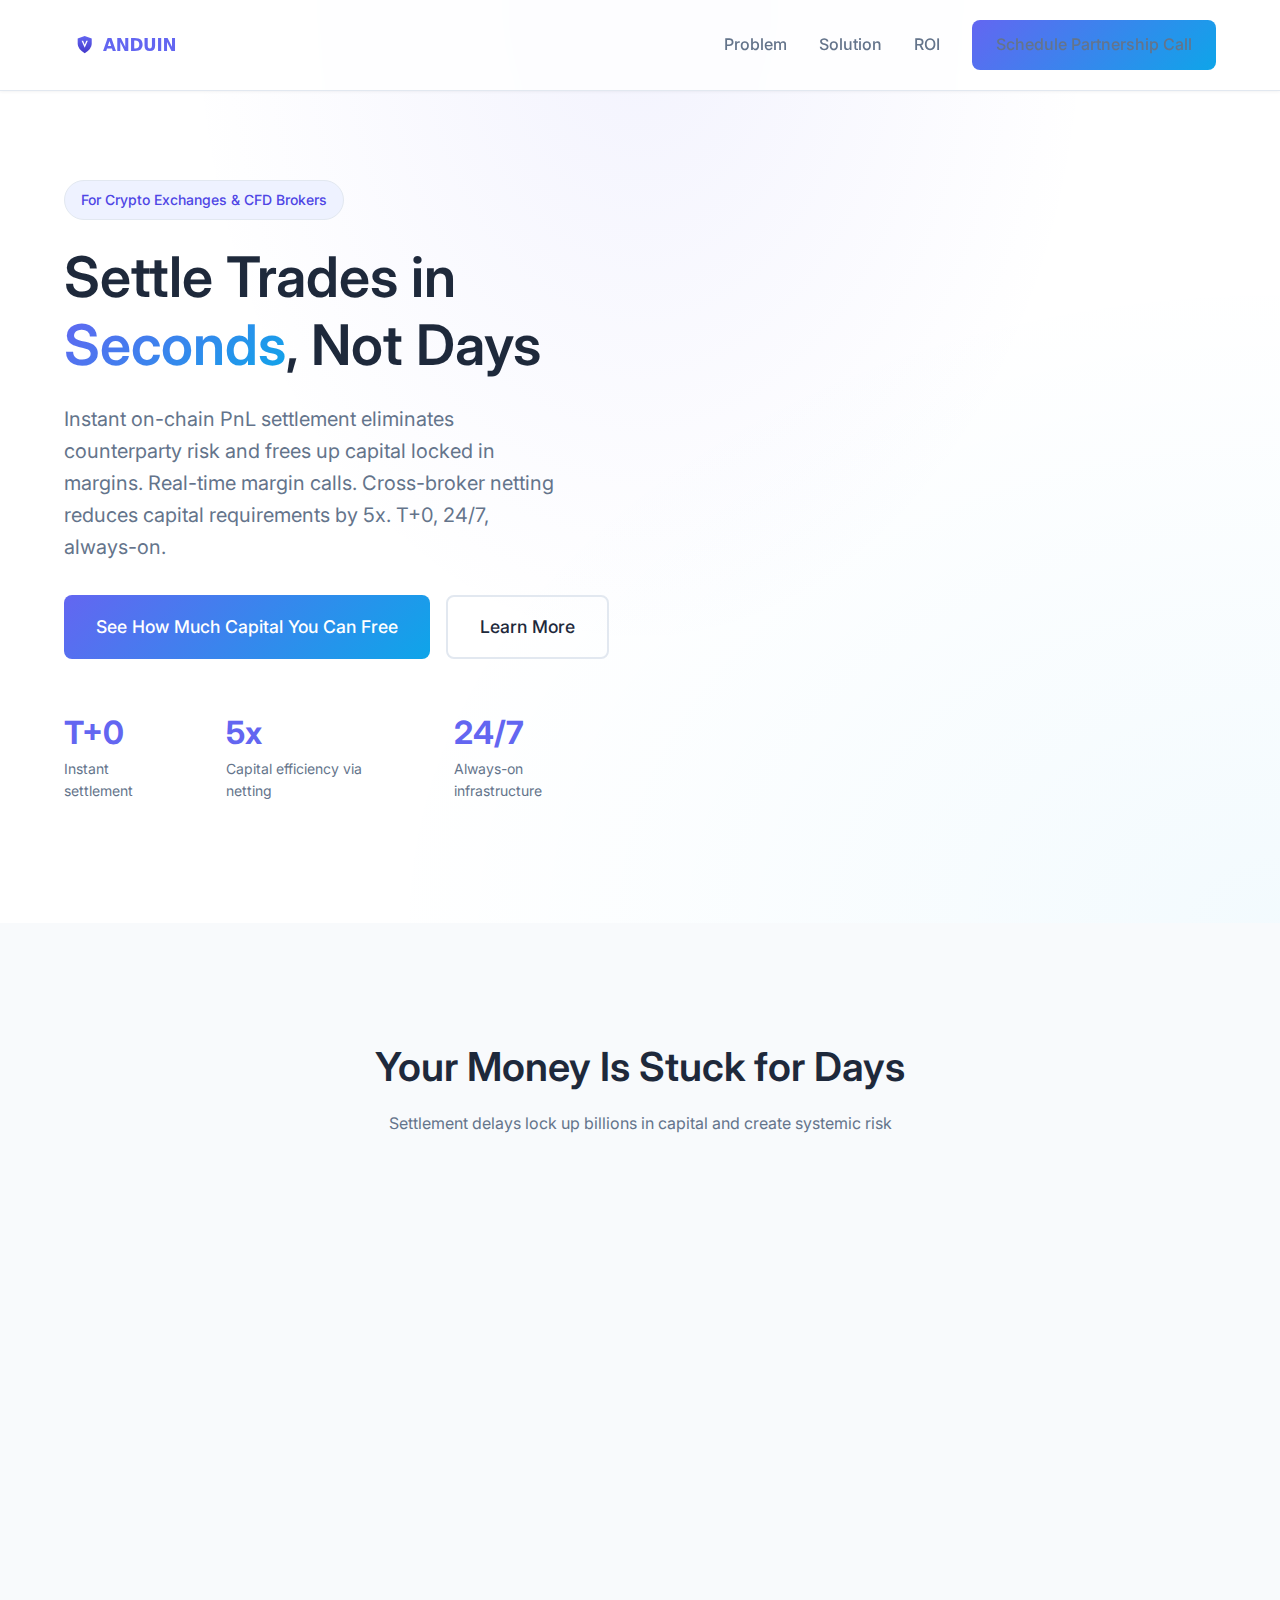
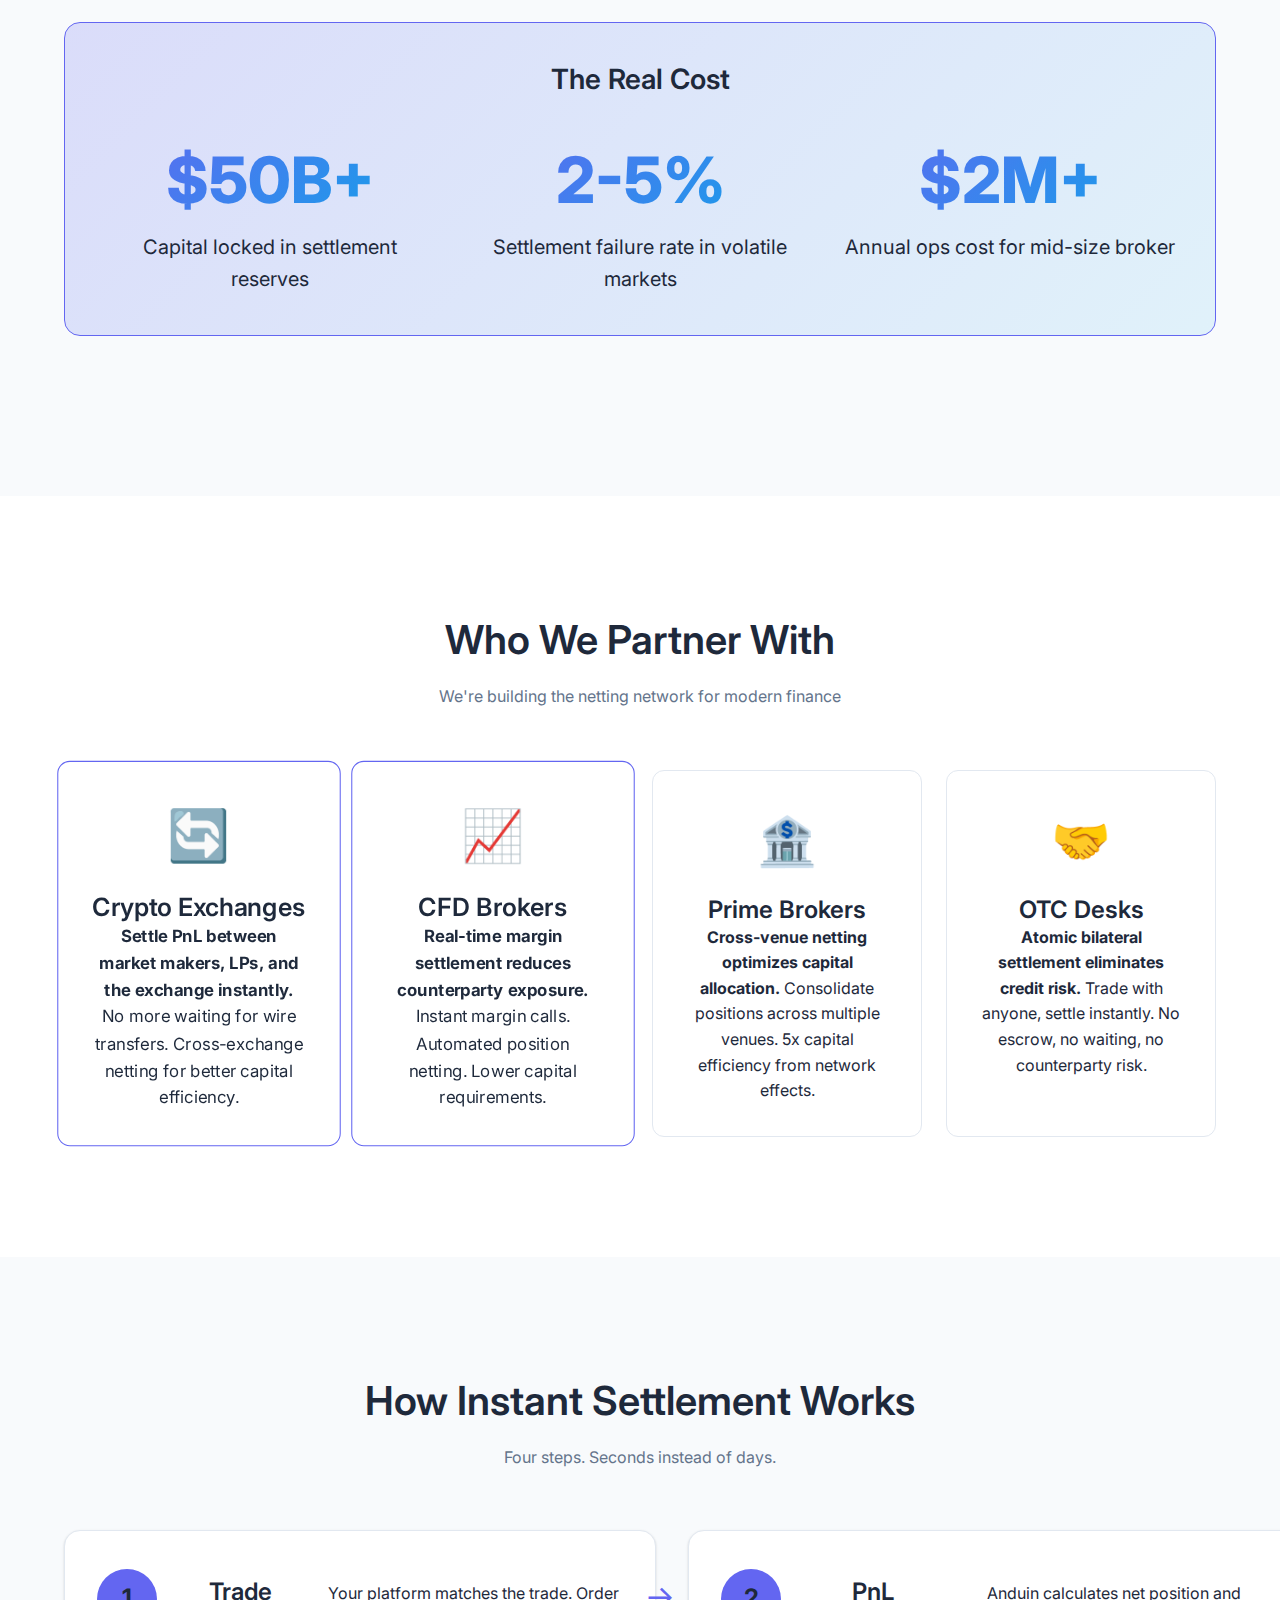
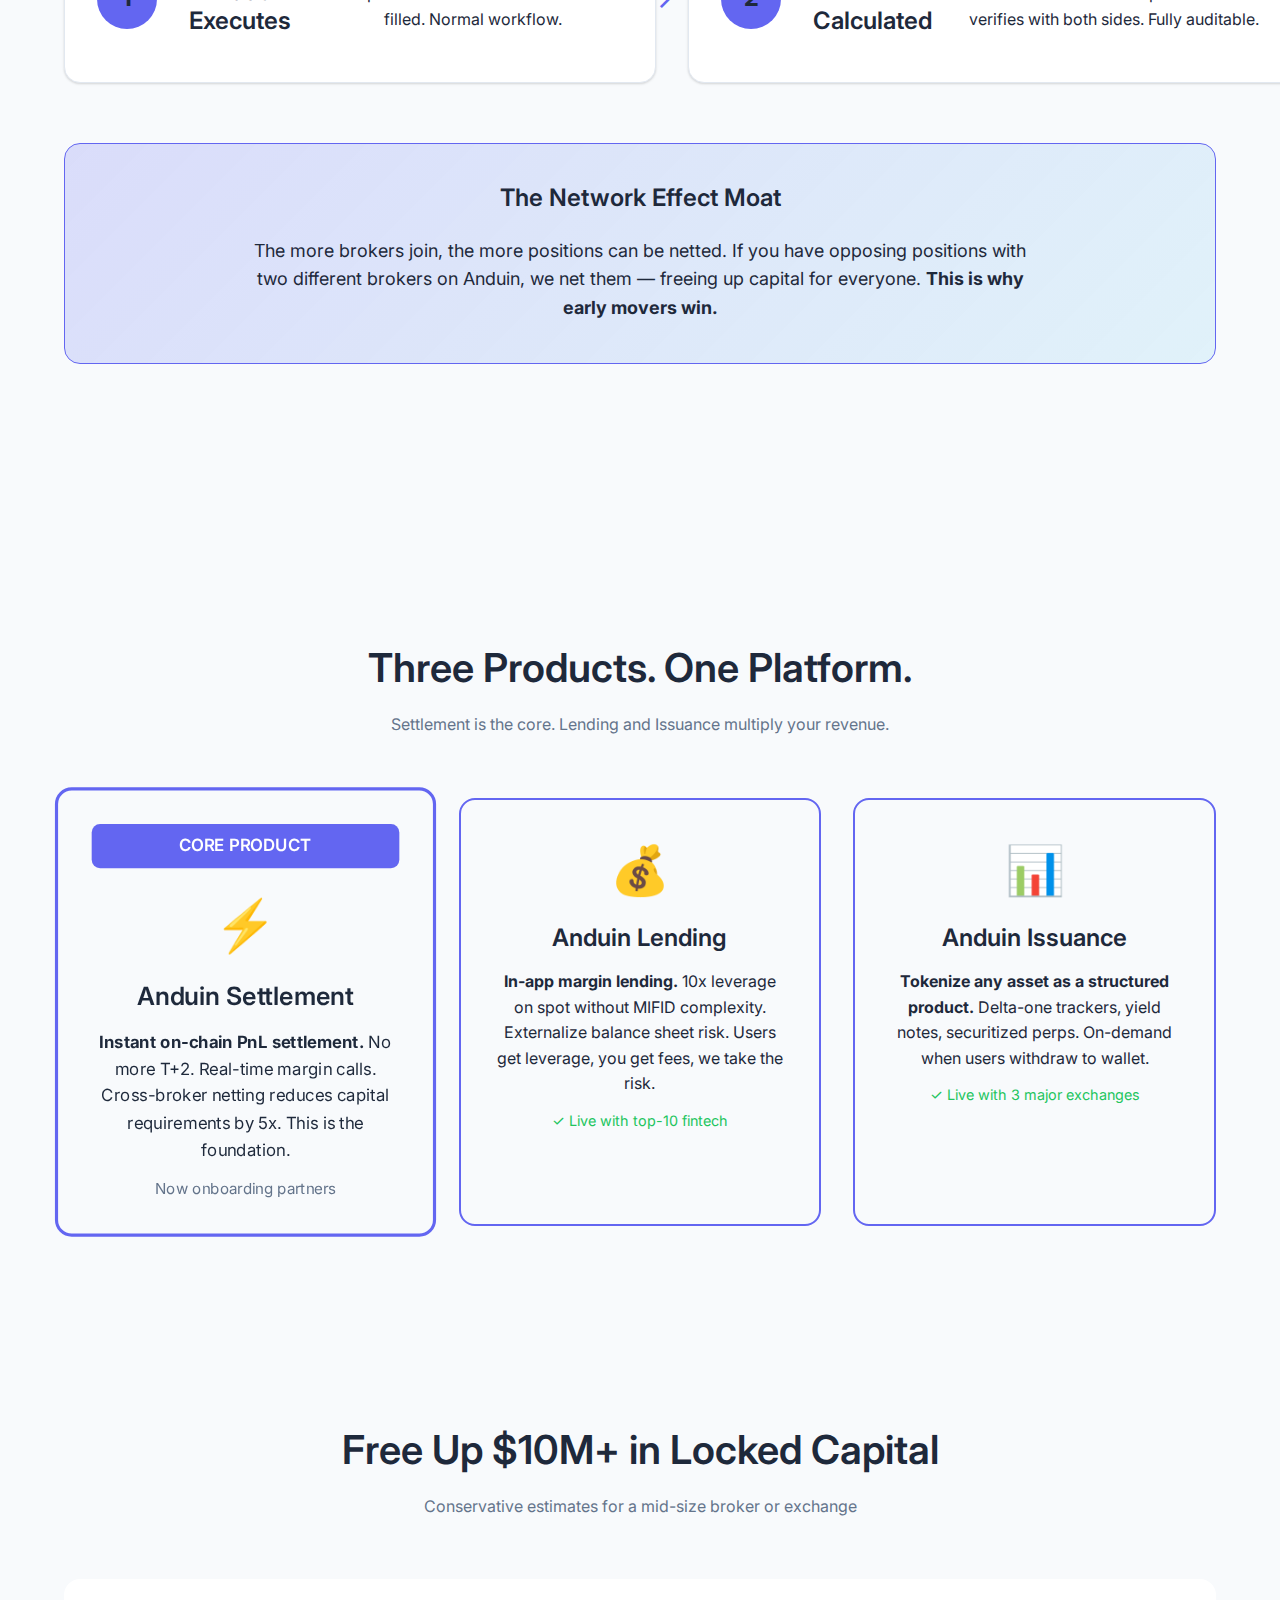
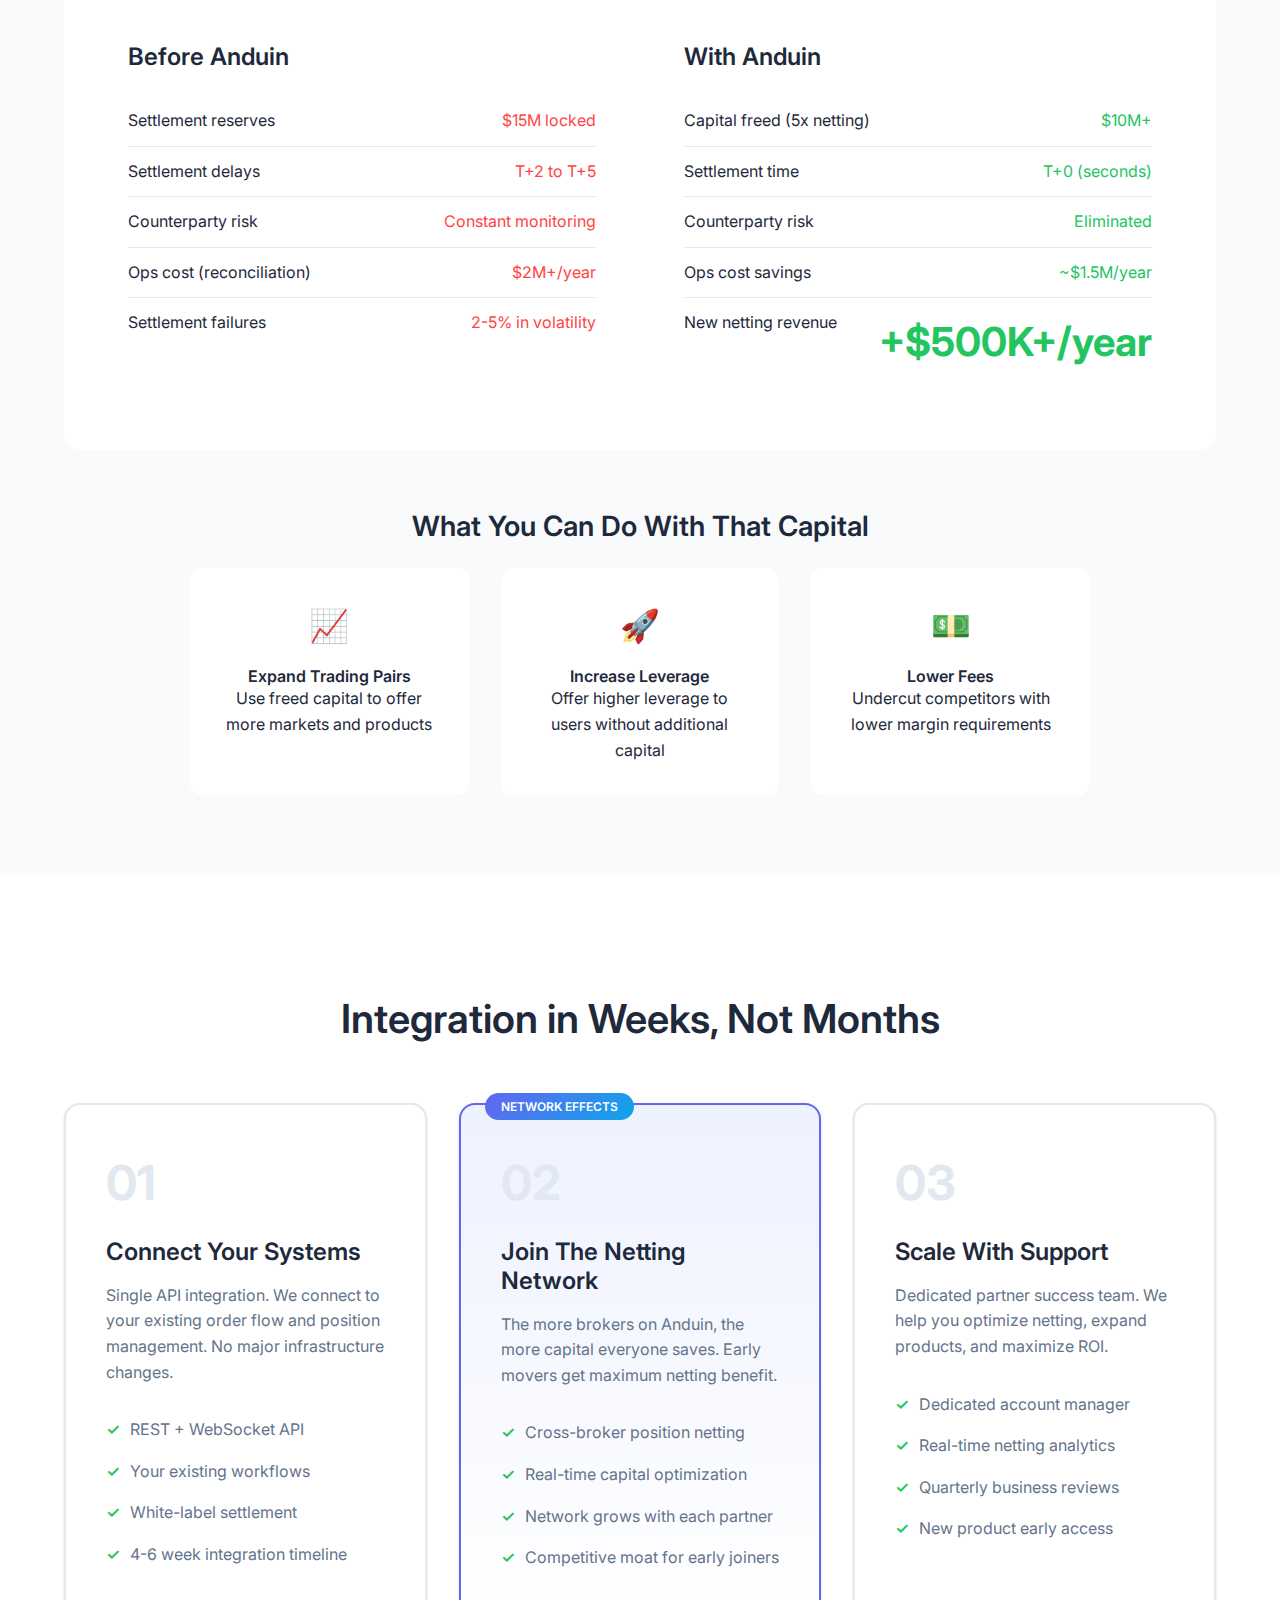
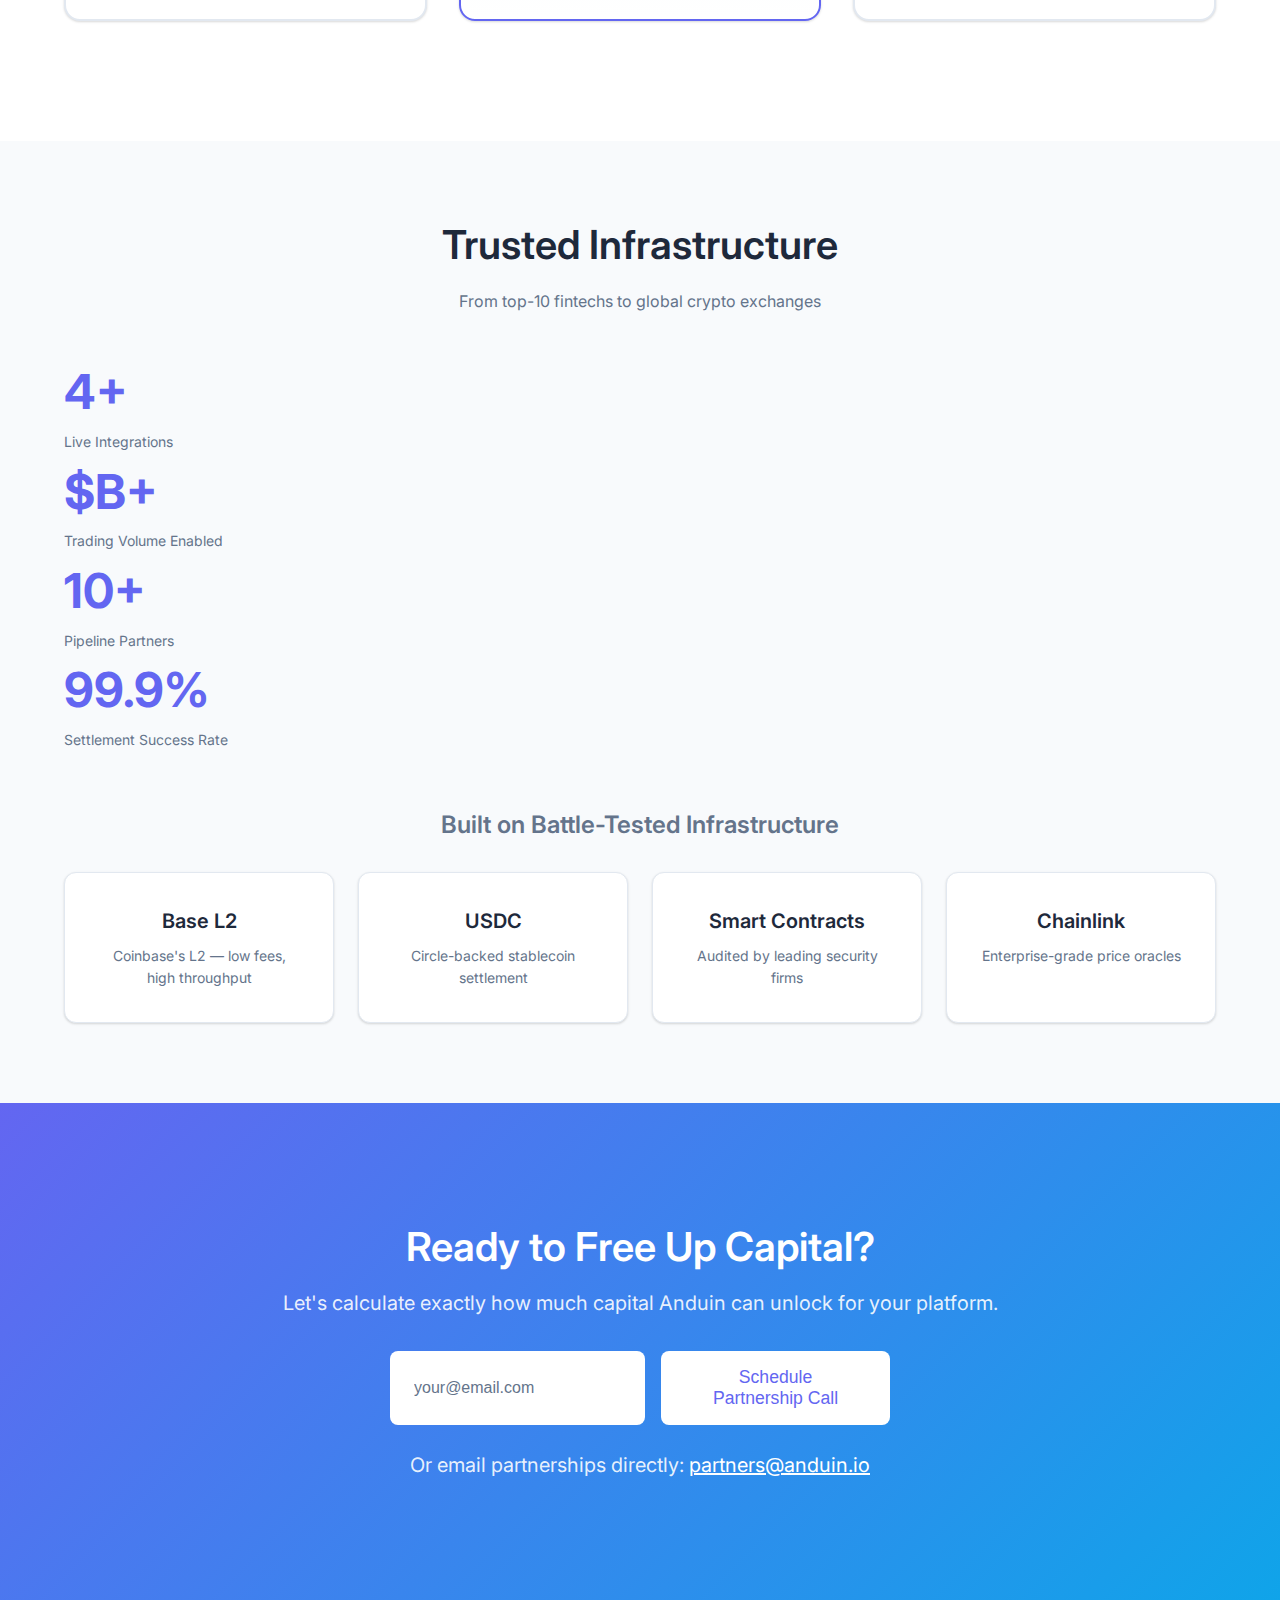
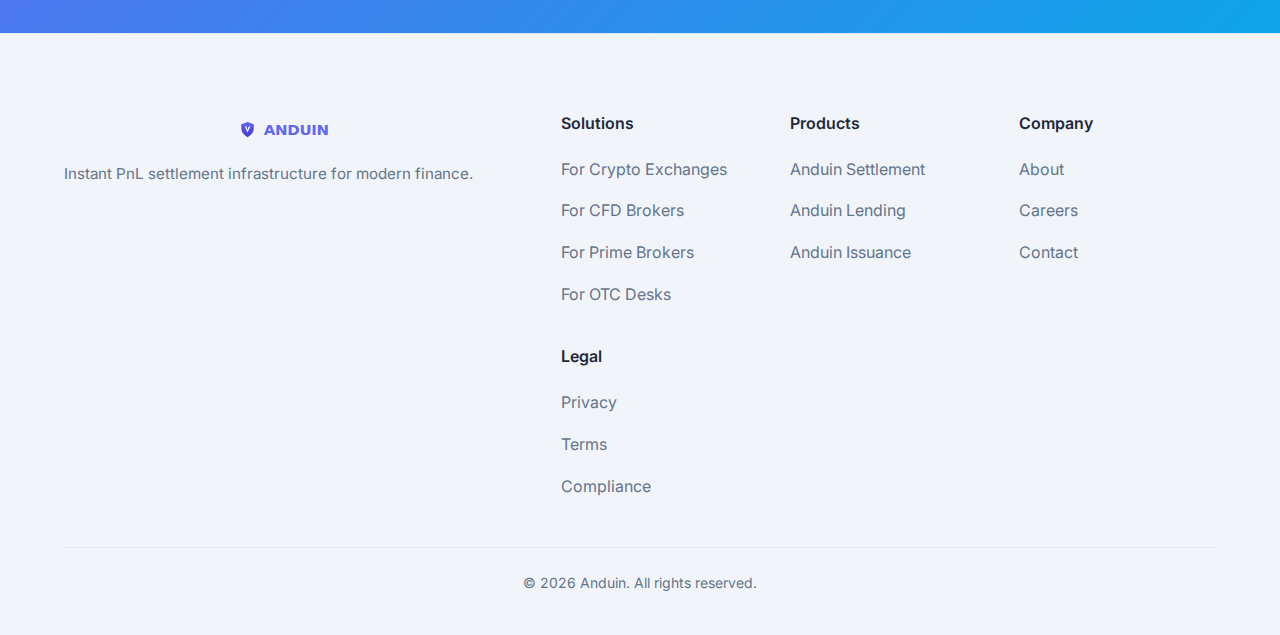
<file: index.html>
<!DOCTYPE html>
<html lang="en">
<head>
    <meta charset="UTF-8">
    <meta name="viewport" content="width=device-width, initial-scale=1.0">
    <title>Anduin | Instant PnL Settlement for Exchanges & Brokers</title>
    <link rel="preconnect" href="https://fonts.googleapis.com">
    <link href="https://fonts.googleapis.com/css2?family=Inter:wght@300;400;500;600;700&display=swap" rel="stylesheet">
    <link rel="stylesheet" href="css/style.css">
    <style>
        .stat-huge { font-size: 4rem; font-weight: 800; }
        .highlight-box { 
            background: linear-gradient(135deg, rgba(99, 102, 241, 0.2), rgba(14, 165, 233, 0.1));
            border: 1px solid var(--primary);
            border-radius: 16px;
            padding: 40px;
            margin: 40px 0;
        }
        .value-grid {
            display: grid;
            grid-template-columns: repeat(3, 1fr);
            gap: 32px;
            margin-top: 40px;
        }
        .value-card {
            background: var(--card-bg);
            border: 1px solid var(--border);
            border-radius: 16px;
            padding: 32px;
            text-align: center;
        }
        .value-card h3 { margin-bottom: 16px; }
        .roi-section {
            background: var(--bg-alt);
            padding: 80px 0;
        }
        .roi-calc {
            background: var(--bg);
            border-radius: 16px;
            padding: 40px;
            display: grid;
            grid-template-columns: 1fr 1fr;
            gap: 40px;
        }
        .roi-input, .roi-output {
            padding: 24px;
        }
        .roi-line {
            display: flex;
            justify-content: space-between;
            padding: 12px 0;
            border-bottom: 1px solid var(--border);
        }
        .roi-result {
            font-size: 2.5rem;
            font-weight: 700;
            color: var(--accent);
        }
        .client-types {
            display: grid;
            grid-template-columns: repeat(4, 1fr);
            gap: 24px;
            margin-top: 40px;
        }
        .client-card {
            background: var(--card-bg);
            border: 1px solid var(--border);
            border-radius: 12px;
            padding: 32px;
            text-align: center;
        }
        .client-card.featured {
            border-color: var(--primary);
            transform: scale(1.05);
        }
        .client-icon { font-size: 3rem; margin-bottom: 16px; }
        .flow-steps {
            display: grid;
            grid-template-columns: repeat(4, 1fr);
            gap: 32px;
            margin-top: 40px;
        }
        .flow-step {
            text-align: center;
            position: relative;
        }
        .flow-step::after {
            content: '→';
            position: absolute;
            right: -20px;
            top: 40px;
            font-size: 2rem;
            color: var(--primary);
        }
        .flow-step:last-child::after {
            display: none;
        }
        .flow-number {
            background: var(--primary);
            width: 60px;
            height: 60px;
            border-radius: 50%;
            display: flex;
            align-items: center;
            justify-content: center;
            margin: 0 auto 16px;
            font-size: 1.5rem;
            font-weight: 700;
        }
    </style>
</head>
<body>
    <!-- Navigation -->
    <nav class="navbar">
        <div class="container">
            <a href="#" class="logo">
                <img src="assets/logos/anduin-combined.svg" alt="Anduin" height="36">
            </a>
            <div class="nav-links">
                <a href="#problem">Problem</a>
                <a href="#solution">Solution</a>
                <a href="#roi">ROI</a>
                <a href="#contact" class="btn btn-primary">Schedule Partnership Call</a>
            </div>
        </div>
    </nav>

    <!-- Hero Section -->
    <section class="hero">
        <div class="container">
            <div class="hero-content">
                <div class="hero-badge">For Crypto Exchanges & CFD Brokers</div>
                <h1>Settle Trades in <span class="gradient-text">Seconds</span>, Not Days</h1>
                <p class="hero-subtitle">
                    Instant on-chain PnL settlement eliminates counterparty risk and frees up capital locked in margins. 
                    Real-time margin calls. Cross-broker netting reduces capital requirements by 5x. T+0, 24/7, always-on.
                </p>
                <div class="hero-cta">
                    <a href="#contact" class="btn btn-primary btn-large">See How Much Capital You Can Free</a>
                    <a href="#problem" class="btn btn-secondary btn-large">Learn More</a>
                </div>
                <div class="hero-stats">
                    <div class="stat">
                        <span class="stat-value">T+0</span>
                        <span class="stat-label">Instant settlement</span>
                    </div>
                    <div class="stat">
                        <span class="stat-value">5x</span>
                        <span class="stat-label">Capital efficiency via netting</span>
                    </div>
                    <div class="stat">
                        <span class="stat-value">24/7</span>
                        <span class="stat-label">Always-on infrastructure</span>
                    </div>
                </div>
            </div>
        </div>
    </section>

    <!-- Problem Section -->
    <section class="problem-section" id="problem">
        <div class="container">
            <h2 class="section-title">Your Money Is Stuck for Days</h2>
            <p class="section-subtitle">Settlement delays lock up billions in capital and create systemic risk</p>
            
            <div class="problems-grid">
                <div class="problem-card">
                    <div class="problem-icon">⏱️</div>
                    <h3>T+2 Settlement Delays</h3>
                    <p>Your money sits with the other side for 48+ hours. You can't use it. You can't move it. It's just... waiting.</p>
                </div>
                <div class="problem-card">
                    <div class="problem-icon">🔒</div>
                    <h3>Capital Locked in Margins</h3>
                    <p>Billions trapped in reserve accounts to cover settlement risk. That capital could be working — but it's stuck in escrow.</p>
                </div>
                <div class="problem-card">
                    <div class="problem-icon">⚠️</div>
                    <h3>Counterparty Exposure</h3>
                    <p>What if they don't settle? What if they blow up mid-trade? Your risk desk monitors dozens of counterparties constantly.</p>
                </div>
                <div class="problem-card">
                    <div class="problem-icon">📊</div>
                    <h3>Manual Reconciliation Hell</h3>
                    <p>End-of-day reconciliation across brokers, venues, and counterparties. Hours of ops work. Still breaks sometimes.</p>
                </div>
            </div>

            <div class="highlight-box" style="margin-top: 60px;">
                <h3 style="text-align: center; margin-bottom: 32px; font-size: 1.75rem;">The Real Cost</h3>
                <div style="display: grid; grid-template-columns: 1fr 1fr 1fr; gap: 40px; text-align: center;">
                    <div>
                        <div class="stat-huge gradient-text">$50B+</div>
                        <p style="font-size: 1.25rem;">Capital locked in settlement reserves</p>
                    </div>
                    <div>
                        <div class="stat-huge gradient-text">2-5%</div>
                        <p style="font-size: 1.25rem;">Settlement failure rate in volatile markets</p>
                    </div>
                    <div>
                        <div class="stat-huge gradient-text">$2M+</div>
                        <p style="font-size: 1.25rem;">Annual ops cost for mid-size broker</p>
                    </div>
                </div>
            </div>
        </div>
    </section>

    <!-- Who We Partner With -->
    <section class="solutions-section">
        <div class="container">
            <h2 class="section-title">Who We Partner With</h2>
            <p class="section-subtitle">We're building the netting network for modern finance</p>
            <div class="client-types">
                <div class="client-card featured">
                    <div class="client-icon">🔄</div>
                    <h3>Crypto Exchanges</h3>
                    <p><strong>Settle PnL between market makers, LPs, and the exchange instantly.</strong> No more waiting for wire transfers. Cross-exchange netting for better capital efficiency.</p>
                </div>
                <div class="client-card featured">
                    <div class="client-icon">📈</div>
                    <h3>CFD Brokers</h3>
                    <p><strong>Real-time margin settlement reduces counterparty exposure.</strong> Instant margin calls. Automated position netting. Lower capital requirements.</p>
                </div>
                <div class="client-card">
                    <div class="client-icon">🏦</div>
                    <h3>Prime Brokers</h3>
                    <p><strong>Cross-venue netting optimizes capital allocation.</strong> Consolidate positions across multiple venues. 5x capital efficiency from network effects.</p>
                </div>
                <div class="client-card">
                    <div class="client-icon">🤝</div>
                    <h3>OTC Desks</h3>
                    <p><strong>Atomic bilateral settlement eliminates credit risk.</strong> Trade with anyone, settle instantly. No escrow, no waiting, no counterparty risk.</p>
                </div>
            </div>
        </div>
    </section>

    <!-- How It Works -->
    <section class="how-it-works" id="solution">
        <div class="container">
            <h2 class="section-title">How Instant Settlement Works</h2>
            <p class="section-subtitle">Four steps. Seconds instead of days.</p>
            
            <div class="flow-steps">
                <div class="flow-step">
                    <div class="flow-number">1</div>
                    <h3>Trade Executes</h3>
                    <p>Your platform matches the trade. Order filled. Normal workflow.</p>
                </div>
                <div class="flow-step">
                    <div class="flow-number">2</div>
                    <h3>PnL Calculated</h3>
                    <p>Anduin calculates net position and verifies with both sides. Fully auditable.</p>
                </div>
                <div class="flow-step">
                    <div class="flow-number">3</div>
                    <h3>Settle On-Chain</h3>
                    <p>Funds move atomically via smart contract. T+0, no intermediaries, no delays.</p>
                </div>
                <div class="flow-step">
                    <div class="flow-number">4</div>
                    <h3>Netting Applied</h3>
                    <p>Positions net across counterparties. Only the net amount moves. Capital efficiency multiplied.</p>
                </div>
            </div>

            <div class="highlight-box" style="margin-top: 60px;">
                <h3 style="text-align: center; margin-bottom: 24px;">The Network Effect Moat</h3>
                <p style="text-align: center; font-size: 1.125rem; max-width: 800px; margin: 0 auto;">
                    The more brokers join, the more positions can be netted. If you have opposing positions with two different brokers on Anduin, we net them — freeing up capital for everyone. <strong>This is why early movers win.</strong>
                </p>
            </div>
        </div>
    </section>

    <!-- Products -->
    <section class="solutions-section" style="background: var(--bg-alt);">
        <div class="container">
            <h2 class="section-title">Three Products. One Platform.</h2>
            <p class="section-subtitle">Settlement is the core. Lending and Issuance multiply your revenue.</p>
            
            <div class="value-grid">
                <div class="value-card" style="border: 3px solid var(--primary); transform: scale(1.05);">
                    <div style="background: var(--primary); color: white; padding: 8px; border-radius: 8px; font-weight: 600; margin-bottom: 16px;">CORE PRODUCT</div>
                    <div style="font-size: 3rem; margin-bottom: 16px;">⚡</div>
                    <h3>Anduin Settlement</h3>
                    <p><strong>Instant on-chain PnL settlement.</strong> No more T+2. Real-time margin calls. Cross-broker netting reduces capital requirements by 5x. This is the foundation.</p>
                    <p style="color: var(--text-muted); margin-top: 12px; font-size: 0.9rem;">Now onboarding partners</p>
                </div>
                
                <div class="value-card" style="border: 2px solid var(--primary);">
                    <div style="font-size: 3rem; margin-bottom: 16px;">💰</div>
                    <h3>Anduin Lending</h3>
                    <p><strong>In-app margin lending.</strong> 10x leverage on spot without MIFID complexity. Externalize balance sheet risk. Users get leverage, you get fees, we take the risk.</p>
                    <p style="color: var(--accent); margin-top: 12px; font-size: 0.9rem;">✓ Live with top-10 fintech</p>
                </div>
                
                <div class="value-card" style="border: 2px solid var(--primary);">
                    <div style="font-size: 3rem; margin-bottom: 16px;">📊</div>
                    <h3>Anduin Issuance</h3>
                    <p><strong>Tokenize any asset as a structured product.</strong> Delta-one trackers, yield notes, securitized perps. On-demand when users withdraw to wallet.</p>
                    <p style="color: var(--accent); margin-top: 12px; font-size: 0.9rem;">✓ Live with 3 major exchanges</p>
                </div>
            </div>
        </div>
    </section>

    <!-- ROI Section -->
    <section class="roi-section" id="roi">
        <div class="container">
            <h2 class="section-title">Free Up $10M+ in Locked Capital</h2>
            <p class="section-subtitle">Conservative estimates for a mid-size broker or exchange</p>
            
            <div class="roi-calc">
                <div class="roi-input">
                    <h3 style="margin-bottom: 24px;">Before Anduin</h3>
                    <div class="roi-line">
                        <span>Settlement reserves</span>
                        <span style="color: #ff4444;">$15M locked</span>
                    </div>
                    <div class="roi-line">
                        <span>Settlement delays</span>
                        <span style="color: #ff4444;">T+2 to T+5</span>
                    </div>
                    <div class="roi-line">
                        <span>Counterparty risk</span>
                        <span style="color: #ff4444;">Constant monitoring</span>
                    </div>
                    <div class="roi-line">
                        <span>Ops cost (reconciliation)</span>
                        <span style="color: #ff4444;">$2M+/year</span>
                    </div>
                    <div class="roi-line" style="border-bottom: none;">
                        <span>Settlement failures</span>
                        <span style="color: #ff4444;">2-5% in volatility</span>
                    </div>
                </div>
                <div class="roi-output">
                    <h3 style="margin-bottom: 24px;">With Anduin</h3>
                    <div class="roi-line">
                        <span>Capital freed (5x netting)</span>
                        <span style="color: var(--accent);">$10M+</span>
                    </div>
                    <div class="roi-line">
                        <span>Settlement time</span>
                        <span style="color: var(--accent);">T+0 (seconds)</span>
                    </div>
                    <div class="roi-line">
                        <span>Counterparty risk</span>
                        <span style="color: var(--accent);">Eliminated</span>
                    </div>
                    <div class="roi-line">
                        <span>Ops cost savings</span>
                        <span style="color: var(--accent);">~$1.5M/year</span>
                    </div>
                    <div class="roi-line" style="border-bottom: none;">
                        <span>New netting revenue</span>
                        <span class="roi-result">+$500K+/year</span>
                    </div>
                </div>
            </div>
            
            <div style="margin-top: 60px; text-align: center;">
                <h3 style="margin-bottom: 24px; font-size: 1.75rem;">What You Can Do With That Capital</h3>
                <div style="display: grid; grid-template-columns: repeat(3, 1fr); gap: 32px; max-width: 900px; margin: 0 auto;">
                    <div style="background: var(--bg); padding: 32px; border-radius: 12px;">
                        <div style="font-size: 2rem; margin-bottom: 16px;">📈</div>
                        <h4>Expand Trading Pairs</h4>
                        <p>Use freed capital to offer more markets and products</p>
                    </div>
                    <div style="background: var(--bg); padding: 32px; border-radius: 12px;">
                        <div style="font-size: 2rem; margin-bottom: 16px;">🚀</div>
                        <h4>Increase Leverage</h4>
                        <p>Offer higher leverage to users without additional capital</p>
                    </div>
                    <div style="background: var(--bg); padding: 32px; border-radius: 12px;">
                        <div style="font-size: 2rem; margin-bottom: 16px;">💵</div>
                        <h4>Lower Fees</h4>
                        <p>Undercut competitors with lower margin requirements</p>
                    </div>
                </div>
            </div>
        </div>
    </section>

    <!-- Integration -->
    <section class="solutions-section">
        <div class="container">
            <h2 class="section-title">Integration in Weeks, Not Months</h2>
            <div class="pillars">
                <div class="pillar">
                    <div class="pillar-number">01</div>
                    <h3>Connect Your Systems</h3>
                    <p>Single API integration. We connect to your existing order flow and position management. No major infrastructure changes.</p>
                    <ul class="pillar-features">
                        <li>REST + WebSocket API</li>
                        <li>Your existing workflows</li>
                        <li>White-label settlement</li>
                        <li>4-6 week integration timeline</li>
                    </ul>
                </div>
                <div class="pillar featured">
                    <div class="pillar-badge">Network Effects</div>
                    <div class="pillar-number">02</div>
                    <h3>Join The Netting Network</h3>
                    <p>The more brokers on Anduin, the more capital everyone saves. Early movers get maximum netting benefit.</p>
                    <ul class="pillar-features">
                        <li>Cross-broker position netting</li>
                        <li>Real-time capital optimization</li>
                        <li>Network grows with each partner</li>
                        <li>Competitive moat for early joiners</li>
                    </ul>
                </div>
                <div class="pillar">
                    <div class="pillar-number">03</div>
                    <h3>Scale With Support</h3>
                    <p>Dedicated partner success team. We help you optimize netting, expand products, and maximize ROI.</p>
                    <ul class="pillar-features">
                        <li>Dedicated account manager</li>
                        <li>Real-time netting analytics</li>
                        <li>Quarterly business reviews</li>
                        <li>New product early access</li>
                    </ul>
                </div>
            </div>
        </div>
    </section>

    <!-- Social Proof -->
    <section class="tech-section" style="background: var(--bg-alt);">
        <div class="container">
            <h2 class="section-title">Trusted Infrastructure</h2>
            <p class="section-subtitle" style="margin-bottom: 40px;">From top-10 fintechs to global crypto exchanges</p>
            <div class="stat-grid" style="grid-template-columns: repeat(4, 1fr); margin-bottom: 60px;">
                <div class="stat">
                    <div class="stat-value" style="font-size: 3rem;">4+</div>
                    <div class="stat-label">Live Integrations</div>
                </div>
                <div class="stat">
                    <div class="stat-value" style="font-size: 3rem;">$B+</div>
                    <div class="stat-label">Trading Volume Enabled</div>
                </div>
                <div class="stat">
                    <div class="stat-value" style="font-size: 3rem;">10+</div>
                    <div class="stat-label">Pipeline Partners</div>
                </div>
                <div class="stat">
                    <div class="stat-value" style="font-size: 3rem;">99.9%</div>
                    <div class="stat-label">Settlement Success Rate</div>
                </div>
            </div>
            <h3 style="text-align: center; margin-bottom: 32px; color: var(--text-muted);">Built on Battle-Tested Infrastructure</h3>
            <div class="tech-grid">
                <div class="tech-item">
                    <div class="tech-logo">Base L2</div>
                    <p>Coinbase's L2 — low fees, high throughput</p>
                </div>
                <div class="tech-item">
                    <div class="tech-logo">USDC</div>
                    <p>Circle-backed stablecoin settlement</p>
                </div>
                <div class="tech-item">
                    <div class="tech-logo">Smart Contracts</div>
                    <p>Audited by leading security firms</p>
                </div>
                <div class="tech-item">
                    <div class="tech-logo">Chainlink</div>
                    <p>Enterprise-grade price oracles</p>
                </div>
            </div>
        </div>
    </section>

    <!-- CTA Section -->
    <section class="cta-section" id="contact">
        <div class="container">
            <div class="cta-content">
                <h2>Ready to Free Up Capital?</h2>
                <p>Let's calculate exactly how much capital Anduin can unlock for your platform.</p>
                <div class="cta-form">
                    <input type="email" placeholder="your@email.com" class="cta-input">
                    <button class="btn btn-primary btn-large">Schedule Partnership Call</button>
                </div>
                <p class="cta-note">Or email partnerships directly: <a href="mailto:partners@anduin.io">partners@anduin.io</a></p>
            </div>
        </div>
    </section>

    <!-- Footer -->
    <footer class="footer">
        <div class="container">
            <div class="footer-content">
                <div class="footer-brand">
                    <img src="assets/logos/anduin-combined.svg" alt="Anduin" height="32">
                    <p>Instant PnL settlement infrastructure for modern finance.</p>
                </div>
                <div class="footer-links">
                    <div class="footer-col">
                        <h4>Solutions</h4>
                        <a href="#">For Crypto Exchanges</a>
                        <a href="#">For CFD Brokers</a>
                        <a href="#">For Prime Brokers</a>
                        <a href="#">For OTC Desks</a>
                    </div>
                    <div class="footer-col">
                        <h4>Products</h4>
                        <a href="#">Anduin Settlement</a>
                        <a href="#">Anduin Lending</a>
                        <a href="#">Anduin Issuance</a>
                    </div>
                    <div class="footer-col">
                        <h4>Company</h4>
                        <a href="#">About</a>
                        <a href="#">Careers</a>
                        <a href="#">Contact</a>
                    </div>
                    <div class="footer-col">
                        <h4>Legal</h4>
                        <a href="#">Privacy</a>
                        <a href="#">Terms</a>
                        <a href="#">Compliance</a>
                    </div>
                </div>
            </div>
            <div class="footer-bottom">
                <p>&copy; 2026 Anduin. All rights reserved.</p>
            </div>
        </div>
    </footer>

    <script src="js/main.js"></script>
</body>
</html>
</file>
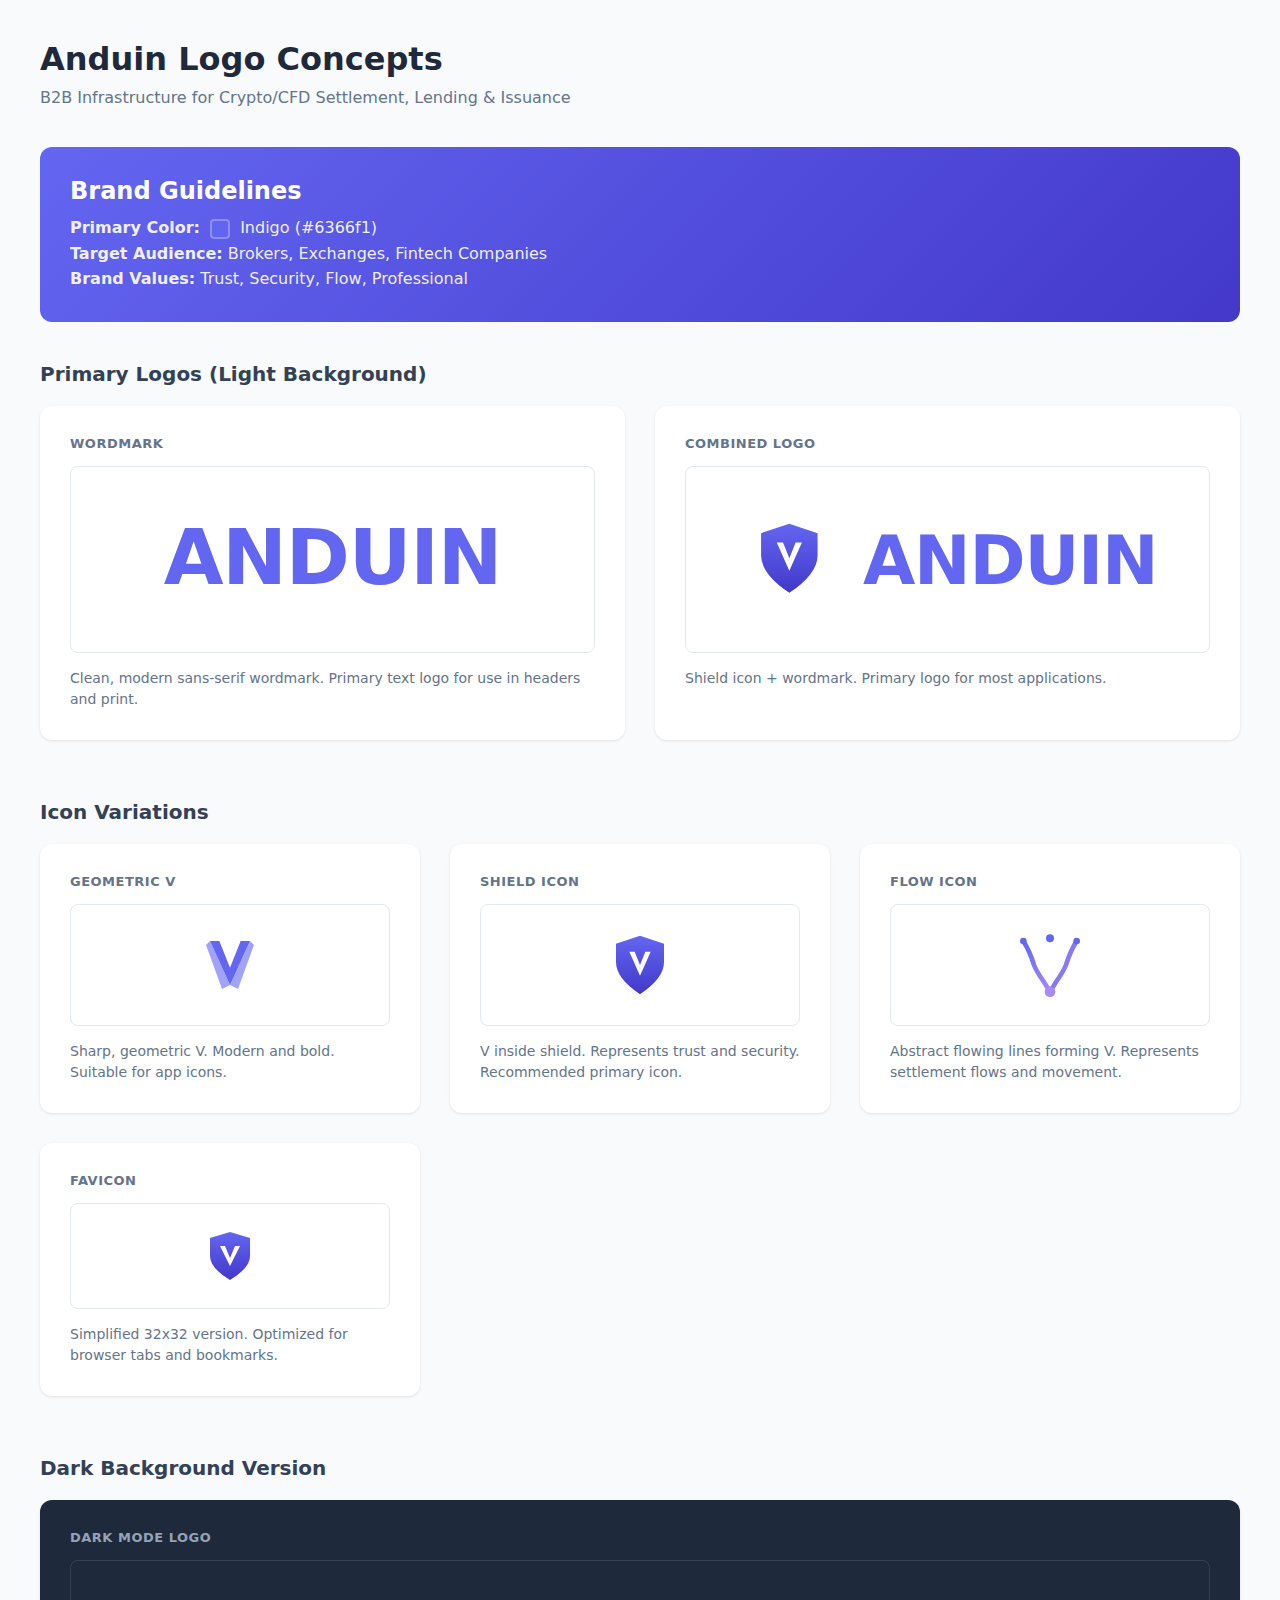
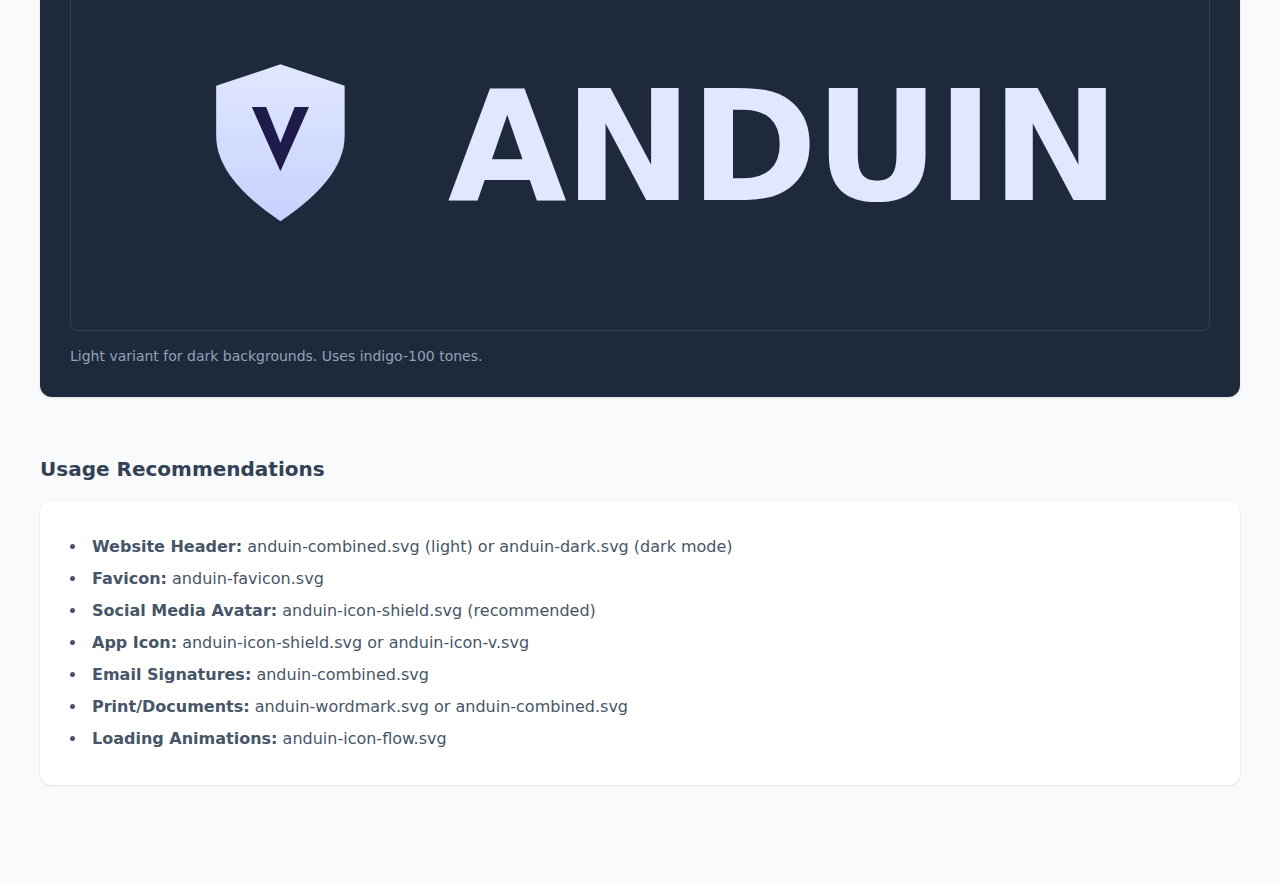
<file: assets/logos/index.html>
<!DOCTYPE html>
<html lang="en">
<head>
    <meta charset="UTF-8">
    <meta name="viewport" content="width=device-width, initial-scale=1.0">
    <title>Anduin Logo Concepts - Preview</title>
    <style>
        * { margin: 0; padding: 0; box-sizing: border-box; }
        body {
            font-family: system-ui, -apple-system, sans-serif;
            background: #f8fafc;
            padding: 40px 20px;
        }
        .container {
            max-width: 1200px;
            margin: 0 auto;
        }
        h1 {
            color: #1e293b;
            margin-bottom: 10px;
            font-size: 32px;
        }
        .subtitle {
            color: #64748b;
            margin-bottom: 40px;
            font-size: 16px;
        }
        .section {
            margin-bottom: 60px;
        }
        .section-title {
            color: #334155;
            margin-bottom: 20px;
            font-size: 20px;
            font-weight: 600;
        }
        .grid {
            display: grid;
            grid-template-columns: repeat(auto-fit, minmax(300px, 1fr));
            gap: 30px;
        }
        .logo-card {
            background: white;
            border-radius: 12px;
            padding: 30px;
            box-shadow: 0 1px 3px rgba(0, 0, 0, 0.1);
            transition: transform 0.2s, box-shadow 0.2s;
        }
        .logo-card:hover {
            transform: translateY(-2px);
            box-shadow: 0 4px 12px rgba(0, 0, 0, 0.15);
        }
        .logo-card.dark {
            background: #1e293b;
        }
        .logo-name {
            color: #64748b;
            font-size: 13px;
            font-weight: 600;
            text-transform: uppercase;
            letter-spacing: 0.5px;
            margin-bottom: 15px;
        }
        .logo-card.dark .logo-name {
            color: #94a3b8;
        }
        .logo-display {
            display: flex;
            align-items: center;
            justify-content: center;
            min-height: 120px;
            border: 1px solid #e2e8f0;
            border-radius: 8px;
            padding: 20px;
        }
        .logo-card.dark .logo-display {
            border-color: #334155;
        }
        .logo-display img {
            max-width: 100%;
            height: auto;
        }
        .icon-display {
            min-height: 100px;
        }
        .favicon-display {
            min-height: 80px;
        }
        .favicon-display img {
            width: 64px;
            height: 64px;
        }
        .description {
            margin-top: 15px;
            color: #64748b;
            font-size: 14px;
            line-height: 1.5;
        }
        .logo-card.dark .description {
            color: #94a3b8;
        }
        .brand-info {
            background: linear-gradient(135deg, #6366f1 0%, #4338ca 100%);
            color: white;
            padding: 30px;
            border-radius: 12px;
            margin-bottom: 40px;
        }
        .brand-info h2 {
            margin-bottom: 10px;
            font-size: 24px;
        }
        .brand-info p {
            opacity: 0.9;
            line-height: 1.6;
        }
        .color-swatch {
            display: inline-block;
            width: 20px;
            height: 20px;
            border-radius: 4px;
            vertical-align: middle;
            margin: 0 5px;
            border: 2px solid rgba(255,255,255,0.3);
        }
    </style>
</head>
<body>
    <div class="container">
        <h1>Anduin Logo Concepts</h1>
        <p class="subtitle">B2B Infrastructure for Crypto/CFD Settlement, Lending & Issuance</p>

        <div class="brand-info">
            <h2>Brand Guidelines</h2>
            <p>
                <strong>Primary Color:</strong> <span class="color-swatch" style="background: #6366f1;"></span> Indigo (#6366f1)<br>
                <strong>Target Audience:</strong> Brokers, Exchanges, Fintech Companies<br>
                <strong>Brand Values:</strong> Trust, Security, Flow, Professional
            </p>
        </div>

        <div class="section">
            <h2 class="section-title">Primary Logos (Light Background)</h2>
            <div class="grid">
                <div class="logo-card">
                    <div class="logo-name">Wordmark</div>
                    <div class="logo-display">
                        <img src="anduin-wordmark.svg" alt="Anduin Wordmark">
                    </div>
                    <p class="description">Clean, modern sans-serif wordmark. Primary text logo for use in headers and print.</p>
                </div>

                <div class="logo-card">
                    <div class="logo-name">Combined Logo</div>
                    <div class="logo-display">
                        <img src="anduin-combined.svg" alt="Anduin Combined">
                    </div>
                    <p class="description">Shield icon + wordmark. Primary logo for most applications.</p>
                </div>
            </div>
        </div>

        <div class="section">
            <h2 class="section-title">Icon Variations</h2>
            <div class="grid">
                <div class="logo-card">
                    <div class="logo-name">Geometric V</div>
                    <div class="logo-display icon-display">
                        <img src="anduin-icon-v.svg" alt="Anduin V Icon" style="width: 80px;">
                    </div>
                    <p class="description">Sharp, geometric V. Modern and bold. Suitable for app icons.</p>
                </div>

                <div class="logo-card">
                    <div class="logo-name">Shield Icon</div>
                    <div class="logo-display icon-display">
                        <img src="anduin-icon-shield.svg" alt="Anduin Shield Icon" style="width: 80px;">
                    </div>
                    <p class="description">V inside shield. Represents trust and security. Recommended primary icon.</p>
                </div>

                <div class="logo-card">
                    <div class="logo-name">Flow Icon</div>
                    <div class="logo-display icon-display">
                        <img src="anduin-icon-flow.svg" alt="Anduin Flow Icon" style="width: 80px;">
                    </div>
                    <p class="description">Abstract flowing lines forming V. Represents settlement flows and movement.</p>
                </div>

                <div class="logo-card">
                    <div class="logo-name">Favicon</div>
                    <div class="logo-display favicon-display">
                        <img src="anduin-favicon.svg" alt="Anduin Favicon">
                    </div>
                    <p class="description">Simplified 32x32 version. Optimized for browser tabs and bookmarks.</p>
                </div>
            </div>
        </div>

        <div class="section">
            <h2 class="section-title">Dark Background Version</h2>
            <div class="grid">
                <div class="logo-card dark">
                    <div class="logo-name">Dark Mode Logo</div>
                    <div class="logo-display">
                        <img src="anduin-dark.svg" alt="Anduin Dark">
                    </div>
                    <p class="description">Light variant for dark backgrounds. Uses indigo-100 tones.</p>
                </div>
            </div>
        </div>

        <div class="section">
            <h2 class="section-title">Usage Recommendations</h2>
            <div style="background: white; padding: 30px; border-radius: 12px; box-shadow: 0 1px 3px rgba(0,0,0,0.1);">
                <ul style="color: #475569; line-height: 2; list-style-position: inside;">
                    <li><strong>Website Header:</strong> anduin-combined.svg (light) or anduin-dark.svg (dark mode)</li>
                    <li><strong>Favicon:</strong> anduin-favicon.svg</li>
                    <li><strong>Social Media Avatar:</strong> anduin-icon-shield.svg (recommended)</li>
                    <li><strong>App Icon:</strong> anduin-icon-shield.svg or anduin-icon-v.svg</li>
                    <li><strong>Email Signatures:</strong> anduin-combined.svg</li>
                    <li><strong>Print/Documents:</strong> anduin-wordmark.svg or anduin-combined.svg</li>
                    <li><strong>Loading Animations:</strong> anduin-icon-flow.svg</li>
                </ul>
            </div>
        </div>
    </div>
</body>
</html>
</file>
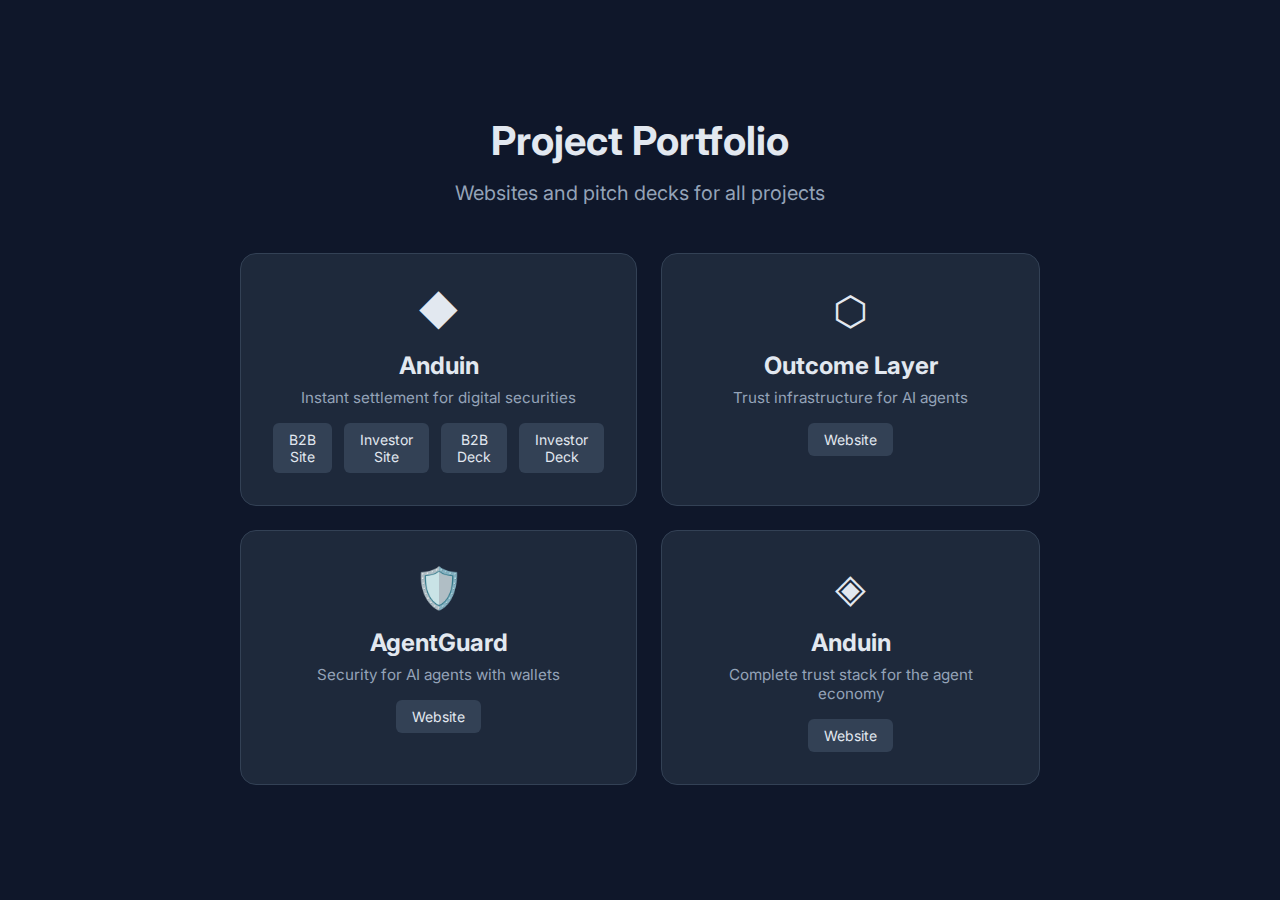
<file: all-projects.html>
<!DOCTYPE html>
<html lang="en">
<head>
    <meta charset="UTF-8">
    <meta name="viewport" content="width=device-width, initial-scale=1.0">
    <title>All Projects</title>
    <link href="https://fonts.googleapis.com/css2?family=Inter:wght@400;600;700&display=swap" rel="stylesheet">
    <style>
        * { margin: 0; padding: 0; box-sizing: border-box; }
        body { 
            font-family: 'Inter', sans-serif; 
            background: #0f172a; 
            color: #e2e8f0; 
            min-height: 100vh;
            display: flex;
            align-items: center;
            justify-content: center;
            padding: 40px;
        }
        .container { max-width: 800px; text-align: center; }
        h1 { font-size: 2.5rem; margin-bottom: 16px; }
        p { color: #94a3b8; margin-bottom: 48px; font-size: 1.25rem; }
        .projects { display: grid; grid-template-columns: repeat(2, 1fr); gap: 24px; }
        .project {
            background: #1e293b;
            border: 1px solid #334155;
            border-radius: 16px;
            padding: 32px;
            text-decoration: none;
            color: #e2e8f0;
            transition: all 0.2s;
        }
        .project:hover { border-color: #6366f1; transform: translateY(-4px); }
        .project-icon { font-size: 2.5rem; margin-bottom: 16px; }
        .project h2 { margin-bottom: 8px; }
        .project p { margin-bottom: 0; font-size: 0.95rem; }
        .project-links { margin-top: 16px; display: flex; gap: 12px; justify-content: center; }
        .project-links a {
            padding: 8px 16px;
            background: #334155;
            border-radius: 6px;
            color: #e2e8f0;
            text-decoration: none;
            font-size: 0.875rem;
        }
        .project-links a:hover { background: #6366f1; }
    </style>
</head>
<body>
    <div class="container">
        <h1>Project Portfolio</h1>
        <p>Websites and pitch decks for all projects</p>
        
        <div class="projects">
            <div class="project">
                <div class="project-icon">◆</div>
                <h2>Anduin</h2>
                <p>Instant settlement for digital securities</p>
                <div class="project-links">
                    <a href="index.html">B2B Site</a>
                    <a href="index-investor.html">Investor Site</a>
                    <a href="slides/pitch-deck-b2b.html">B2B Deck</a>
                    <a href="slides/pitch-deck.html">Investor Deck</a>
                </div>
            </div>
            
            <div class="project">
                <div class="project-icon">⬡</div>
                <h2>Outcome Layer</h2>
                <p>Trust infrastructure for AI agents</p>
                <div class="project-links">
                    <a href="../../../outcome-layer/website/index.html">Website</a>
                </div>
            </div>
            
            <div class="project">
                <div class="project-icon">🛡️</div>
                <h2>AgentGuard</h2>
                <p>Security for AI agents with wallets</p>
                <div class="project-links">
                    <a href="../../../agent-auth/website/index.html">Website</a>
                </div>
            </div>
            
            <div class="project">
                <div class="project-icon">◈</div>
                <h2>Anduin</h2>
                <p>Complete trust stack for the agent economy</p>
                <div class="project-links">
                    <a href="../../../anduin/website/index.html">Website</a>
                </div>
            </div>
        </div>
    </div>
</body>
</html>
</file>
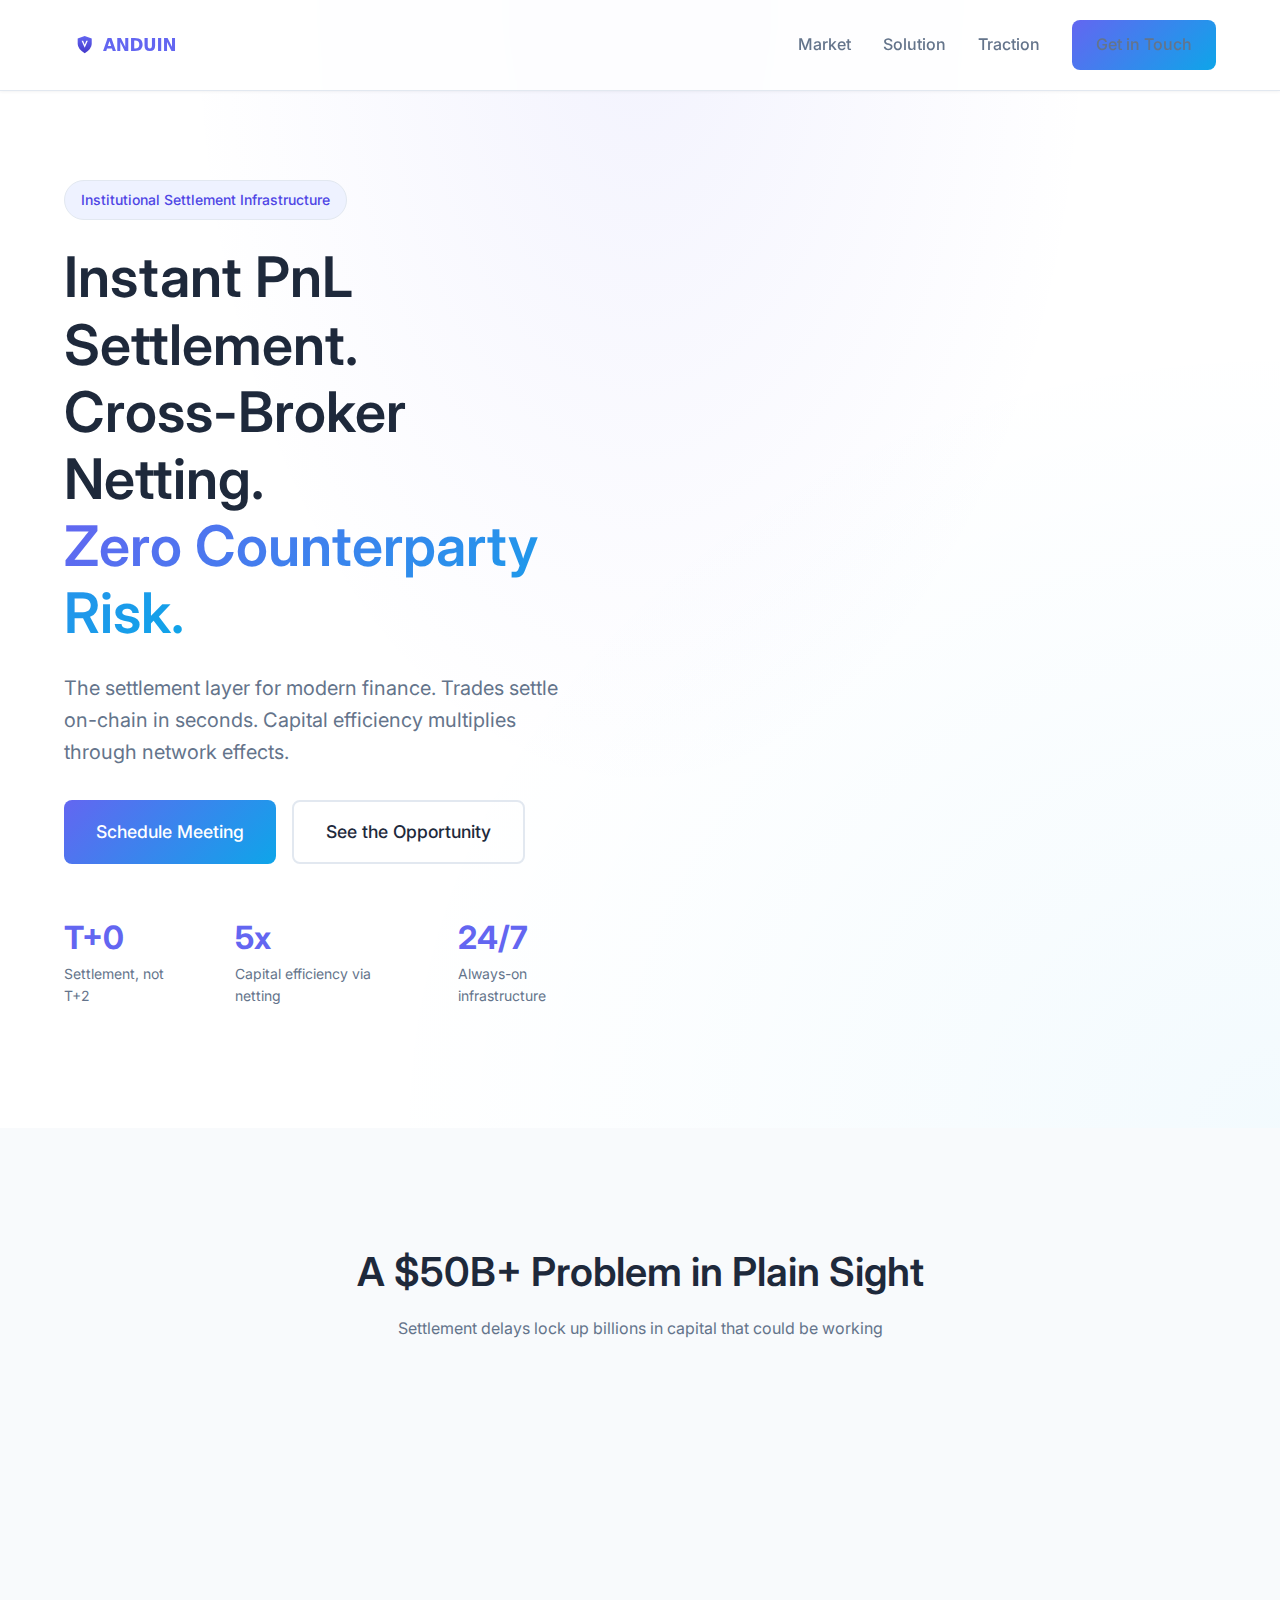
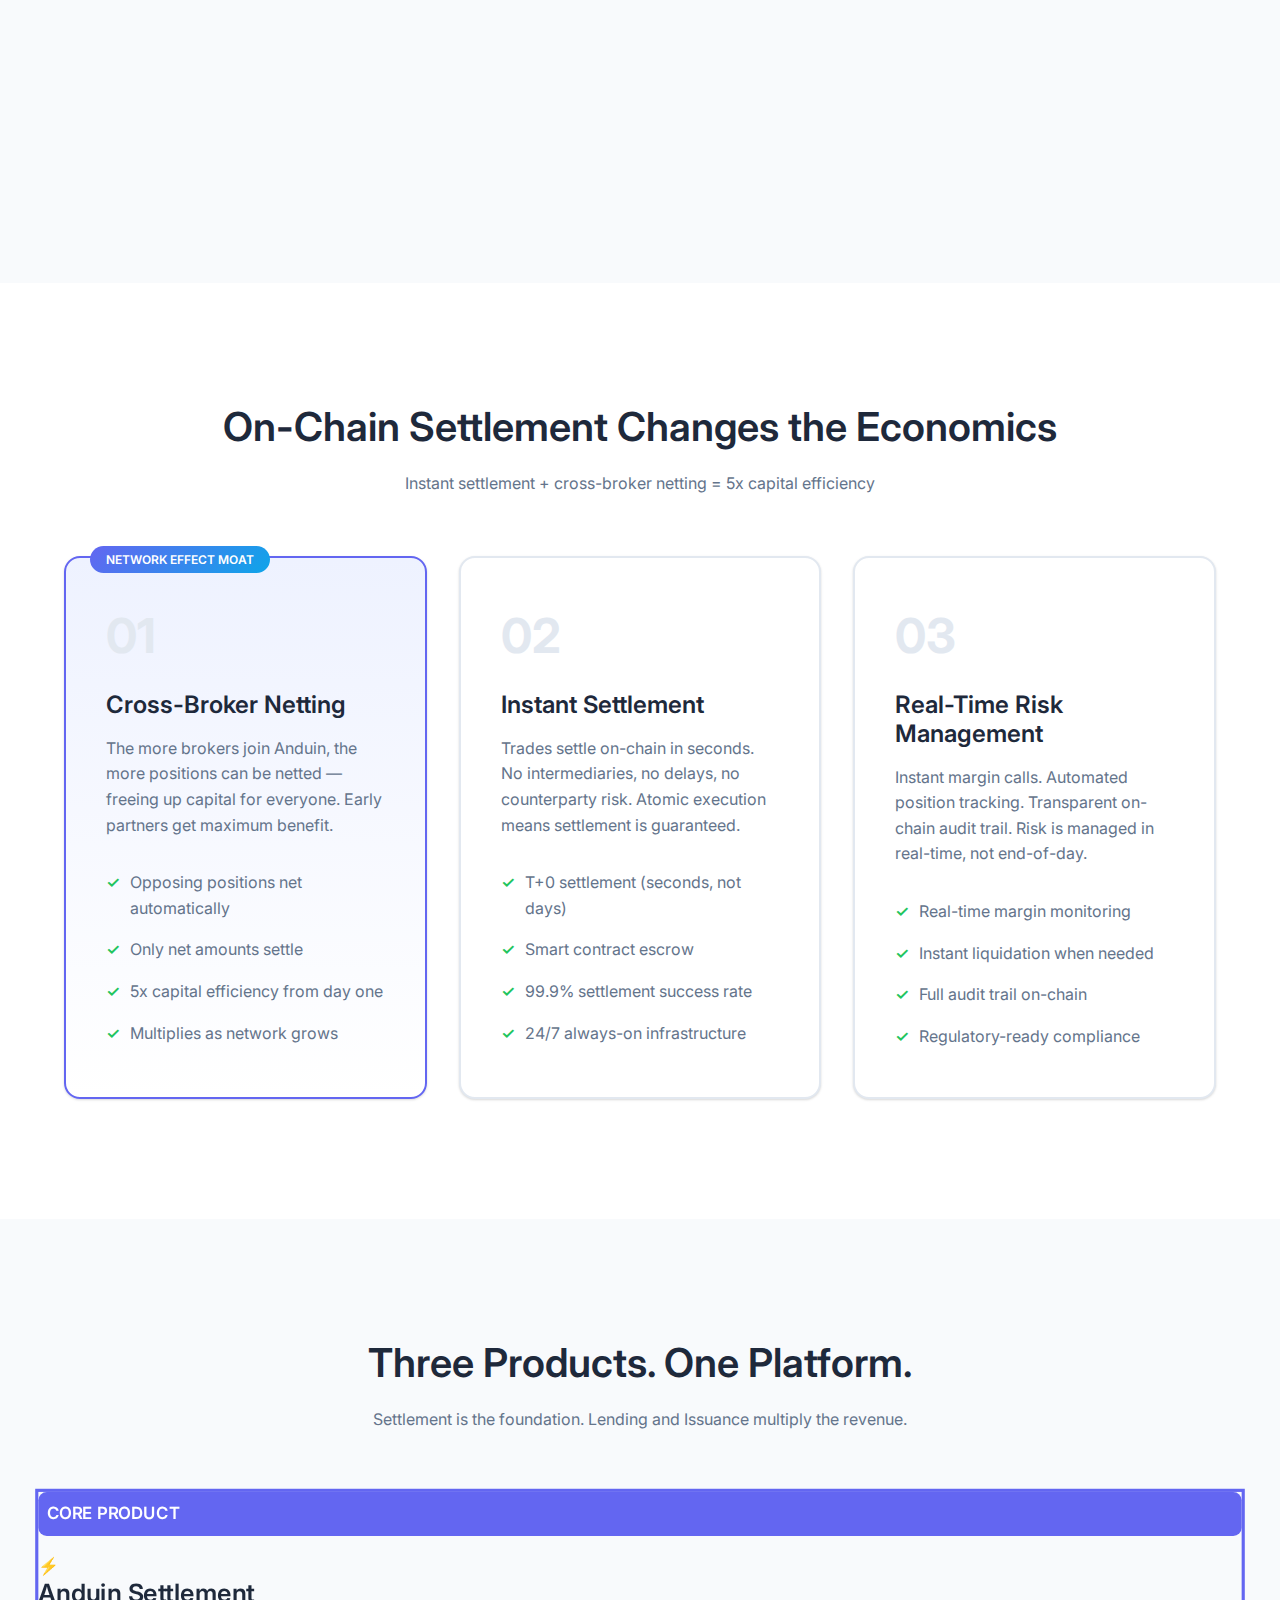
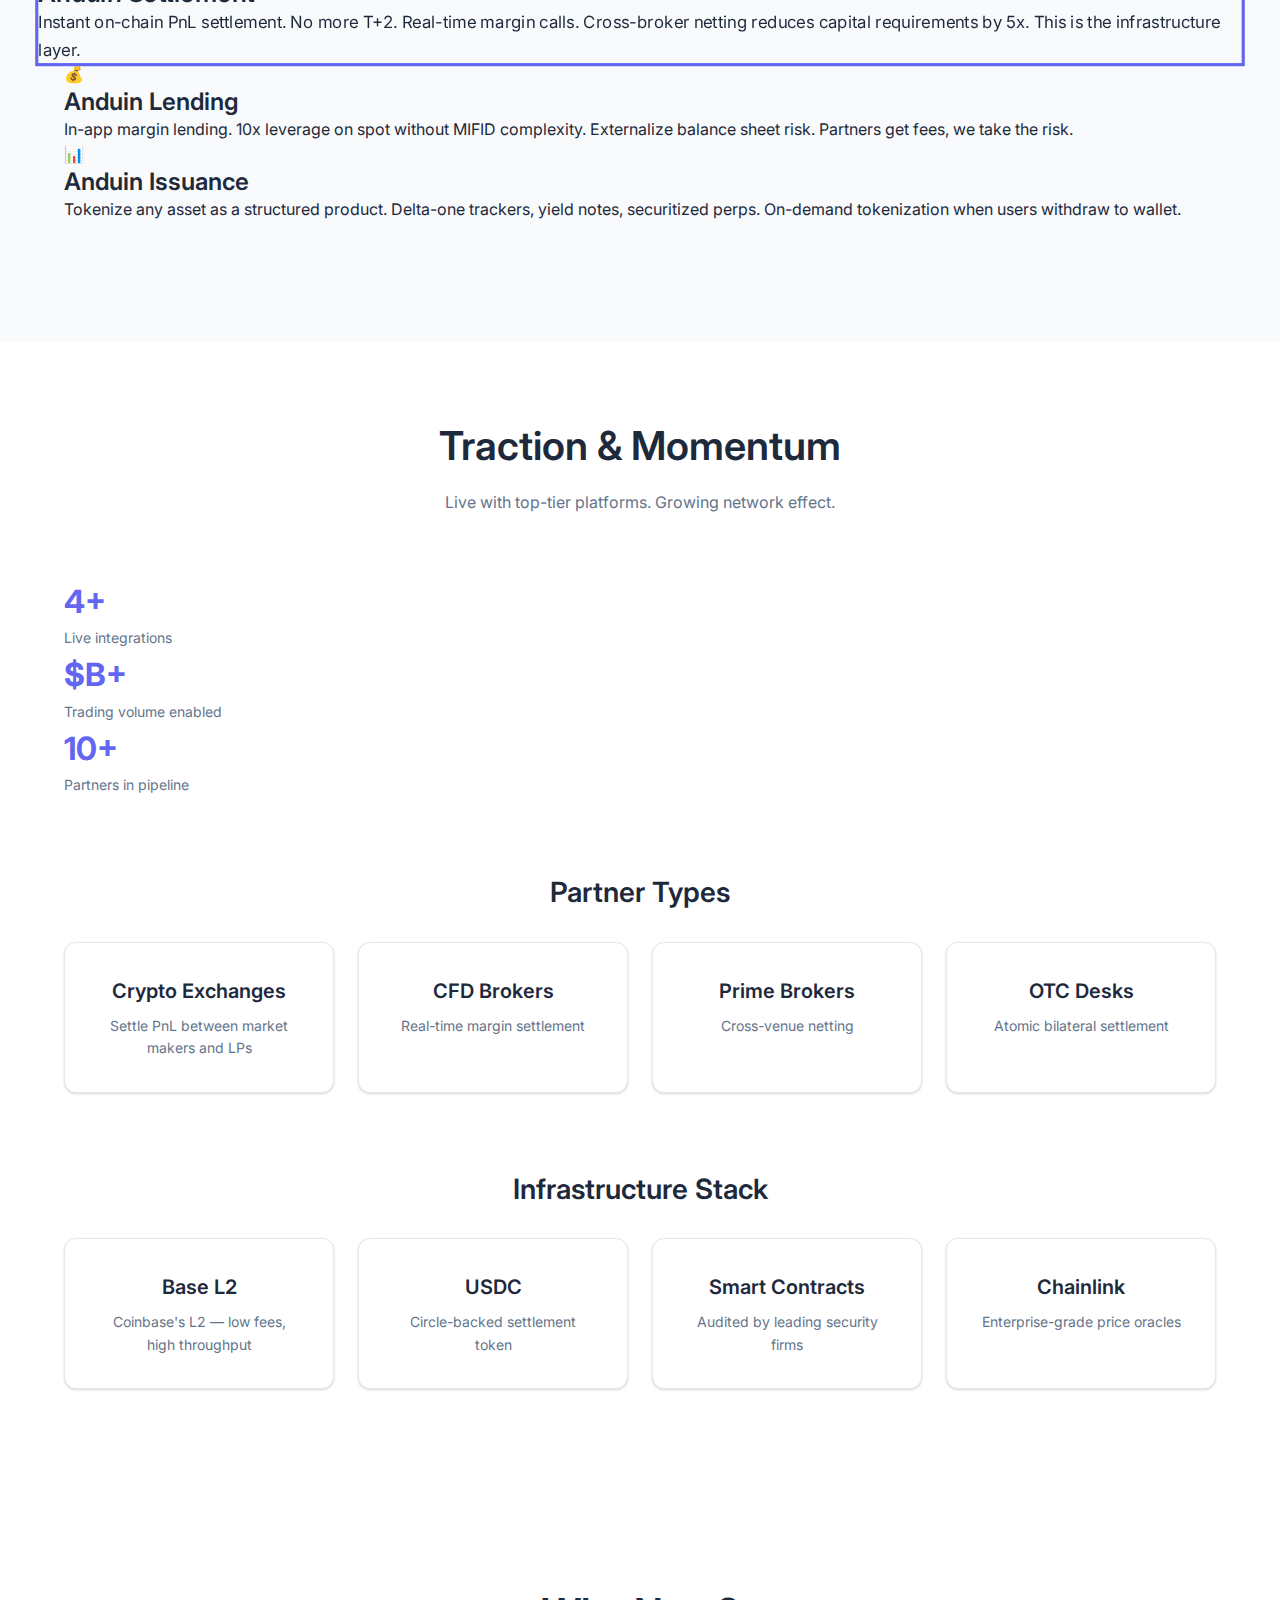
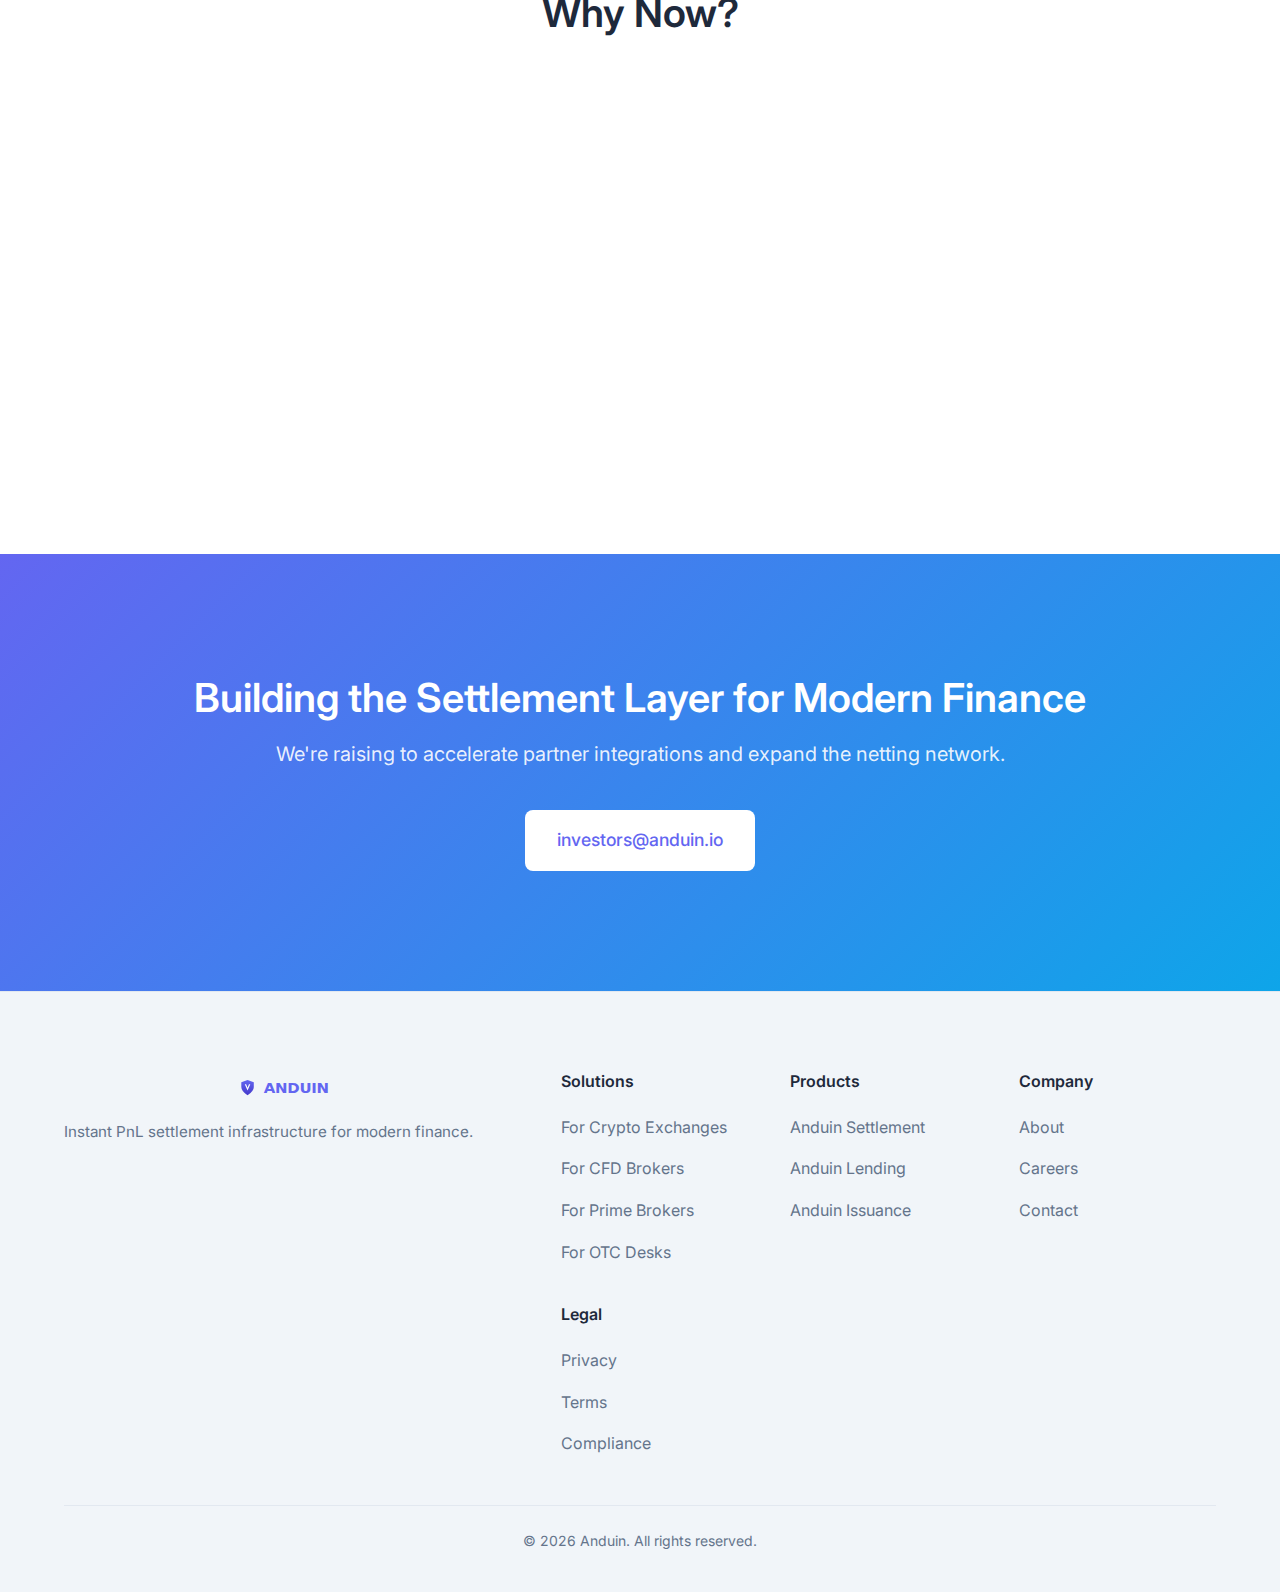
<file: index-investor.html>
<!DOCTYPE html>
<html lang="en">
<head>
    <meta charset="UTF-8">
    <meta name="viewport" content="width=device-width, initial-scale=1.0">
    <title>Anduin | Instant PnL Settlement Infrastructure</title>
    <link rel="preconnect" href="https://fonts.googleapis.com">
    <link href="https://fonts.googleapis.com/css2?family=Inter:wght@300;400;500;600;700&display=swap" rel="stylesheet">
    <link rel="stylesheet" href="css/style.css">
</head>
<body>
    <!-- Navigation -->
    <nav class="navbar">
        <div class="container">
            <a href="#" class="logo">
                <img src="assets/logos/anduin-combined.svg" alt="Anduin" height="36">
            </a>
            <div class="nav-links">
                <a href="#market">Market</a>
                <a href="#solution">Solution</a>
                <a href="#traction">Traction</a>
                <a href="#contact" class="btn btn-primary">Get in Touch</a>
            </div>
        </div>
    </nav>

    <!-- Hero Section -->
    <section class="hero">
        <div class="container">
            <div class="hero-content">
                <div class="hero-badge">Institutional Settlement Infrastructure</div>
                <h1>Instant PnL Settlement.<br>Cross-Broker Netting.<br><span class="gradient-text">Zero Counterparty Risk.</span></h1>
                <p class="hero-subtitle">
                    The settlement layer for modern finance. 
                    Trades settle on-chain in seconds. Capital efficiency multiplies through network effects.
                </p>
                <div class="hero-cta">
                    <a href="#contact" class="btn btn-primary btn-large">Schedule Meeting</a>
                    <a href="#market" class="btn btn-secondary btn-large">See the Opportunity</a>
                </div>
                <div class="hero-stats">
                    <div class="stat">
                        <span class="stat-value">T+0</span>
                        <span class="stat-label">Settlement, not T+2</span>
                    </div>
                    <div class="stat">
                        <span class="stat-value">5x</span>
                        <span class="stat-label">Capital efficiency via netting</span>
                    </div>
                    <div class="stat">
                        <span class="stat-value">24/7</span>
                        <span class="stat-label">Always-on infrastructure</span>
                    </div>
                </div>
            </div>
        </div>
    </section>

    <!-- Market Section -->
    <section class="problem-section" id="market">
        <div class="container">
            <h2 class="section-title">A $50B+ Problem in Plain Sight</h2>
            <p class="section-subtitle">Settlement delays lock up billions in capital that could be working</p>
            <div class="problems-grid">
                <div class="problem-card">
                    <div class="problem-icon">💰</div>
                    <h3>$50B+ Locked in Reserves</h3>
                    <p>Brokers and exchanges hold massive reserves to cover T+2 settlement risk. That capital sits idle instead of generating returns.</p>
                </div>
                <div class="problem-card">
                    <div class="problem-icon">📈</div>
                    <h3>Growing Trading Volume</h3>
                    <p>Crypto trading volume exceeds $100B daily. More volume = more capital locked. The problem only scales with the market.</p>
                </div>
                <div class="problem-card">
                    <div class="problem-icon">⚠️</div>
                    <h3>Systemic Counterparty Risk</h3>
                    <p>Every trade creates 2+ days of exposure. FTX, SVB, Celsius — counterparty failures cascade across the industry.</p>
                </div>
                <div class="problem-card">
                    <div class="problem-icon">🔧</div>
                    <h3>Manual Ops at Scale</h3>
                    <p>End-of-day reconciliation across venues. Settlement failures. Margin calls. Billions of dollars managed by spreadsheets and humans.</p>
                </div>
            </div>
        </div>
    </section>

    <!-- Solution Section -->
    <section class="solutions-section" id="solution">
        <div class="container">
            <h2 class="section-title">On-Chain Settlement Changes the Economics</h2>
            <p class="section-subtitle">Instant settlement + cross-broker netting = 5x capital efficiency</p>
            <div class="pillars">
                <div class="pillar featured">
                    <div class="pillar-badge">Network Effect Moat</div>
                    <div class="pillar-number">01</div>
                    <h3>Cross-Broker Netting</h3>
                    <p>The more brokers join Anduin, the more positions can be netted — freeing up capital for everyone. Early partners get maximum benefit.</p>
                    <ul class="pillar-features">
                        <li>Opposing positions net automatically</li>
                        <li>Only net amounts settle</li>
                        <li>5x capital efficiency from day one</li>
                        <li>Multiplies as network grows</li>
                    </ul>
                </div>
                <div class="pillar">
                    <div class="pillar-number">02</div>
                    <h3>Instant Settlement</h3>
                    <p>Trades settle on-chain in seconds. No intermediaries, no delays, no counterparty risk. Atomic execution means settlement is guaranteed.</p>
                    <ul class="pillar-features">
                        <li>T+0 settlement (seconds, not days)</li>
                        <li>Smart contract escrow</li>
                        <li>99.9% settlement success rate</li>
                        <li>24/7 always-on infrastructure</li>
                    </ul>
                </div>
                <div class="pillar">
                    <div class="pillar-number">03</div>
                    <h3>Real-Time Risk Management</h3>
                    <p>Instant margin calls. Automated position tracking. Transparent on-chain audit trail. Risk is managed in real-time, not end-of-day.</p>
                    <ul class="pillar-features">
                        <li>Real-time margin monitoring</li>
                        <li>Instant liquidation when needed</li>
                        <li>Full audit trail on-chain</li>
                        <li>Regulatory-ready compliance</li>
                    </ul>
                </div>
            </div>
        </div>
    </section>

    <!-- Products -->
    <section class="how-it-works" style="background: var(--bg-alt);">
        <div class="container">
            <h2 class="section-title">Three Products. One Platform.</h2>
            <p class="section-subtitle">Settlement is the foundation. Lending and Issuance multiply the revenue.</p>
            <div class="process-grid">
                <div class="process-card featured" style="border: 3px solid var(--primary); transform: scale(1.05);">
                    <div style="background: var(--primary); color: white; padding: 8px; border-radius: 8px; font-weight: 600; margin-bottom: 16px;">CORE PRODUCT</div>
                    <div class="process-number">⚡</div>
                    <h3>Anduin Settlement</h3>
                    <p>Instant on-chain PnL settlement. No more T+2. Real-time margin calls. Cross-broker netting reduces capital requirements by 5x. This is the infrastructure layer.</p>
                </div>
                <div class="process-card">
                    <div class="process-number">💰</div>
                    <h3>Anduin Lending</h3>
                    <p>In-app margin lending. 10x leverage on spot without MIFID complexity. Externalize balance sheet risk. Partners get fees, we take the risk.</p>
                </div>
                <div class="process-card">
                    <div class="process-number">📊</div>
                    <h3>Anduin Issuance</h3>
                    <p>Tokenize any asset as a structured product. Delta-one trackers, yield notes, securitized perps. On-demand tokenization when users withdraw to wallet.</p>
                </div>
            </div>
        </div>
    </section>

    <!-- Traction -->
    <section class="tech-section" id="traction">
        <div class="container">
            <h2 class="section-title">Traction & Momentum</h2>
            <p class="section-subtitle">Live with top-tier platforms. Growing network effect.</p>
            <div class="stat-grid">
                <div class="stat">
                    <div class="stat-value">4+</div>
                    <div class="stat-label">Live integrations</div>
                </div>
                <div class="stat">
                    <div class="stat-value">$B+</div>
                    <div class="stat-label">Trading volume enabled</div>
                </div>
                <div class="stat">
                    <div class="stat-value">10+</div>
                    <div class="stat-label">Partners in pipeline</div>
                </div>
            </div>

            <div style="margin-top: 80px;">
                <h3 style="text-align: center; margin-bottom: 32px; font-size: 1.75rem;">Partner Types</h3>
                <div class="tech-grid">
                    <div class="tech-item">
                        <div class="tech-logo">Crypto Exchanges</div>
                        <p>Settle PnL between market makers and LPs</p>
                    </div>
                    <div class="tech-item">
                        <div class="tech-logo">CFD Brokers</div>
                        <p>Real-time margin settlement</p>
                    </div>
                    <div class="tech-item">
                        <div class="tech-logo">Prime Brokers</div>
                        <p>Cross-venue netting</p>
                    </div>
                    <div class="tech-item">
                        <div class="tech-logo">OTC Desks</div>
                        <p>Atomic bilateral settlement</p>
                    </div>
                </div>
            </div>

            <div style="margin-top: 80px;">
                <h3 style="text-align: center; margin-bottom: 32px; font-size: 1.75rem;">Infrastructure Stack</h3>
                <div class="tech-grid">
                    <div class="tech-item">
                        <div class="tech-logo">Base L2</div>
                        <p>Coinbase's L2 — low fees, high throughput</p>
                    </div>
                    <div class="tech-item">
                        <div class="tech-logo">USDC</div>
                        <p>Circle-backed settlement token</p>
                    </div>
                    <div class="tech-item">
                        <div class="tech-logo">Smart Contracts</div>
                        <p>Audited by leading security firms</p>
                    </div>
                    <div class="tech-item">
                        <div class="tech-logo">Chainlink</div>
                        <p>Enterprise-grade price oracles</p>
                    </div>
                </div>
            </div>
        </div>
    </section>

    <!-- Why Now -->
    <section class="solutions-section">
        <div class="container">
            <h2 class="section-title">Why Now?</h2>
            <div class="problems-grid">
                <div class="problem-card">
                    <div class="problem-icon">🌊</div>
                    <h3>Crypto Volumes Are Massive</h3>
                    <p>$100B+ daily trading volume. Settlement infrastructure is the bottleneck preventing institutional scale.</p>
                </div>
                <div class="problem-card">
                    <div class="problem-icon">⚡</div>
                    <h3>Technology Is Ready</h3>
                    <p>Base L2 makes on-chain settlement economically viable. $0.01 per trade vs. $50+ for Ethereum mainnet.</p>
                </div>
                <div class="problem-card">
                    <div class="problem-icon">📈</div>
                    <h3>Regulatory Clarity Emerging</h3>
                    <p>EU frameworks (MiCA), tokenized securities going live (Ondo, Securitize). Compliance is becoming standardized.</p>
                </div>
                <div class="problem-card">
                    <div class="problem-icon">💥</div>
                    <h3>Market Pain Is Real</h3>
                    <p>FTX, Celsius, SVB — counterparty risk is top of mind. Brokers are actively looking for solutions.</p>
                </div>
            </div>
        </div>
    </section>

    <!-- The Ask -->
    <section class="cta-section" id="contact">
        <div class="container">
            <div class="cta-content">
                <h2>Building the Settlement Layer for Modern Finance</h2>
                <p>We're raising to accelerate partner integrations and expand the netting network.</p>
                <div style="margin-top: 40px;">
                    <a href="mailto:investors@anduin.io" class="btn btn-primary btn-large">investors@anduin.io</a>
                </div>
            </div>
        </div>
    </section>

    <!-- Footer -->
    <footer class="footer">
        <div class="container">
            <div class="footer-content">
                <div class="footer-brand">
                    <img src="assets/logos/anduin-combined.svg" alt="Anduin" height="32">
                    <p>Instant PnL settlement infrastructure for modern finance.</p>
                </div>
                <div class="footer-links">
                    <div class="footer-col">
                        <h4>Solutions</h4>
                        <a href="#">For Crypto Exchanges</a>
                        <a href="#">For CFD Brokers</a>
                        <a href="#">For Prime Brokers</a>
                        <a href="#">For OTC Desks</a>
                    </div>
                    <div class="footer-col">
                        <h4>Products</h4>
                        <a href="#">Anduin Settlement</a>
                        <a href="#">Anduin Lending</a>
                        <a href="#">Anduin Issuance</a>
                    </div>
                    <div class="footer-col">
                        <h4>Company</h4>
                        <a href="#">About</a>
                        <a href="#">Careers</a>
                        <a href="#">Contact</a>
                    </div>
                    <div class="footer-col">
                        <h4>Legal</h4>
                        <a href="#">Privacy</a>
                        <a href="#">Terms</a>
                        <a href="#">Compliance</a>
                    </div>
                </div>
            </div>
            <div class="footer-bottom">
                <p>&copy; 2026 Anduin. All rights reserved.</p>
            </div>
        </div>
    </footer>

    <script src="js/main.js"></script>
</body>
</html>
</file>
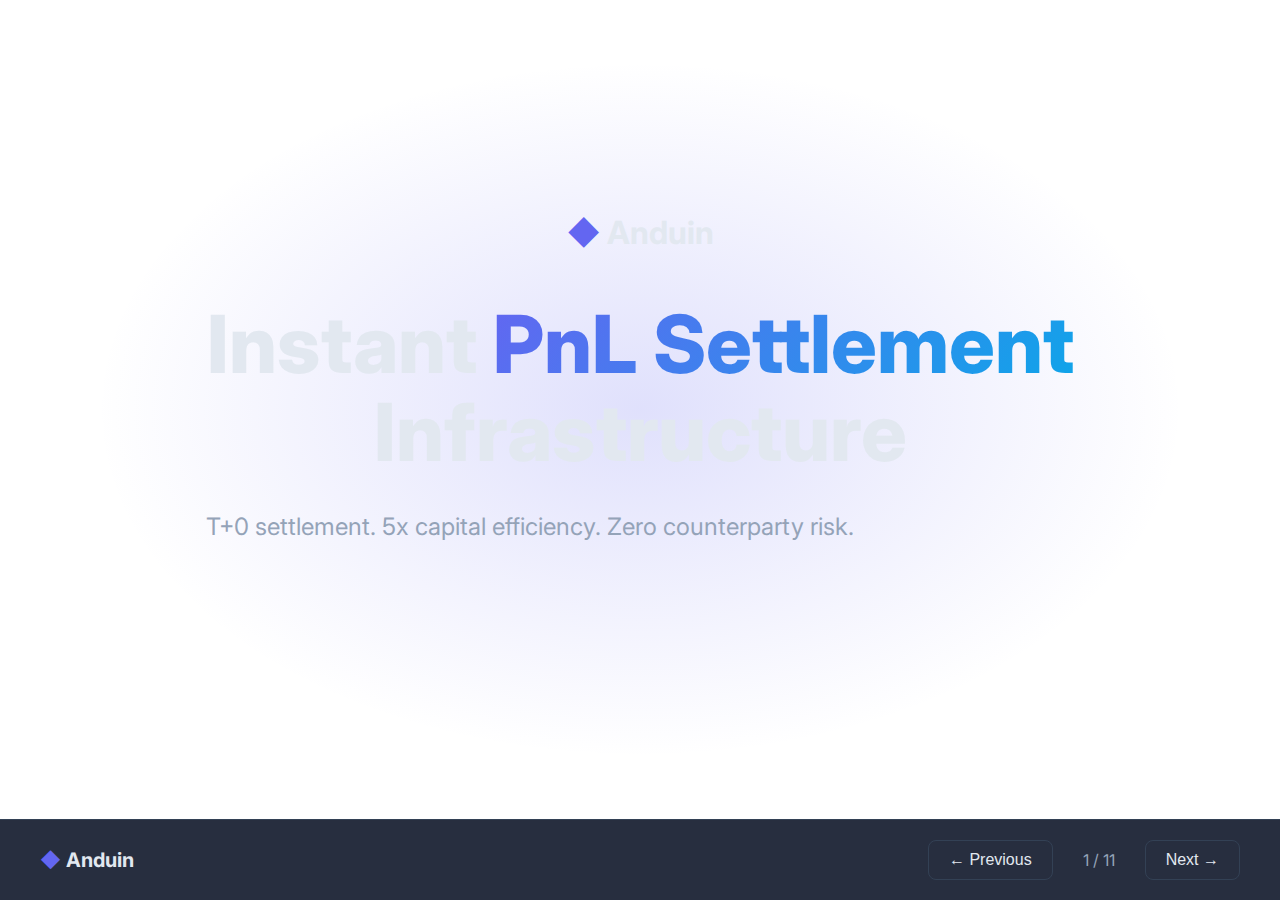
<file: slides/pitch-deck.html>
<!DOCTYPE html>
<html lang="en">
<head>
    <meta charset="UTF-8">
    <meta name="viewport" content="width=device-width, initial-scale=1.0">
    <title>Anduin - Partner Pitch Deck</title>
    <link href="https://fonts.googleapis.com/css2?family=Inter:wght@300;400;500;600;700;800&display=swap" rel="stylesheet">
    <style>
        :root {
            --primary: #6366f1;
            --secondary: #0ea5e9;
            --accent: #22c55e;
            --dark: #0f172a;
            --dark-light: #1e293b;
            --text: #e2e8f0;
            --text-muted: #94a3b8;
            --gradient: linear-gradient(135deg, #6366f1, #0ea5e9);
        }
        * { margin: 0; padding: 0; box-sizing: border-box; }
        body { font-family: 'Inter', sans-serif; background: var(--bg); color: var(--text); overflow: hidden; }
        .deck { width: 100vw; height: 100vh; display: flex; flex-direction: column; }
        .slides { flex: 1; position: relative; overflow: hidden; }
        .slide { position: absolute; top: 0; left: 0; width: 100%; height: 100%; padding: 80px; display: none; flex-direction: column; justify-content: center; opacity: 0; transition: opacity 0.5s ease; }
        .slide.active { display: flex; opacity: 1; }
        .slide h1 { font-size: 4rem; font-weight: 800; margin-bottom: 32px; line-height: 1.1; }
        .slide h2 { font-size: 2.5rem; font-weight: 700; margin-bottom: 40px; }
        .slide h3 { font-size: 1.75rem; font-weight: 600; margin-bottom: 24px; }
        .slide p { font-size: 1.5rem; color: var(--text-muted); max-width: 900px; line-height: 1.6; }
        .gradient-text { background: var(--gradient); -webkit-background-clip: text; -webkit-text-fill-color: transparent; }
        .logo { font-size: 2rem; font-weight: 700; margin-bottom: 48px; }
        .logo-icon { color: var(--primary); }
        .slide.title { text-align: center; background: radial-gradient(ellipse at center, rgba(99, 102, 241, 0.2), transparent 60%); }
        .slide.title h1 { font-size: 5rem; }
        .tagline { font-size: 2rem; color: var(--text-muted); margin-bottom: 60px; }
        .grid-3 { display: grid; grid-template-columns: repeat(3, 1fr); gap: 40px; margin-top: 40px; }
        .grid-2 { display: grid; grid-template-columns: repeat(2, 1fr); gap: 60px; margin-top: 40px; }
        .grid-4 { display: grid; grid-template-columns: repeat(4, 1fr); gap: 24px; margin-top: 40px; }
        .card { background: var(--bg-alt); border: 1px solid #334155; border-radius: 16px; padding: 40px; }
        .card.highlight { border-color: var(--primary); background: linear-gradient(180deg, rgba(99, 102, 241, 0.1), transparent); }
        .card.featured { border: 3px solid var(--primary); transform: scale(1.05); }
        .card-icon { font-size: 3rem; margin-bottom: 24px; }
        .card h3 { margin-bottom: 16px; }
        .card p { font-size: 1.1rem; }
        .stat-grid { display: grid; grid-template-columns: repeat(3, 1fr); gap: 40px; margin-top: 60px; }
        .stat { text-align: center; }
        .stat-value { font-size: 5rem; font-weight: 800; background: var(--gradient); -webkit-background-clip: text; -webkit-text-fill-color: transparent; }
        .stat-label { font-size: 1.25rem; color: var(--text-muted); margin-top: 8px; }
        .check-list { list-style: none; font-size: 1.5rem; }
        .check-list li { padding: 16px 0; padding-left: 48px; position: relative; }
        .check-list li::before { content: "✓"; position: absolute; left: 0; color: var(--accent); font-size: 1.5rem; }
        .problem-list { list-style: none; font-size: 1.5rem; }
        .problem-list li { padding: 16px 0; padding-left: 48px; position: relative; color: var(--text-muted); }
        .problem-list li::before { content: "✗"; position: absolute; left: 0; color: #ef4444; font-size: 1.5rem; }
        .roi-box { background: var(--bg-alt); border-radius: 16px; padding: 40px; margin-top: 40px; }
        .roi-row { display: flex; justify-content: space-between; padding: 16px 0; border-bottom: 1px solid #334155; font-size: 1.25rem; }
        .roi-row:last-child { border-bottom: none; }
        .roi-value { color: var(--accent); font-weight: 600; }
        .roi-result { font-size: 3rem; font-weight: 700; color: var(--accent); }
        .slide.cta { text-align: center; background: var(--gradient); }
        .slide.cta h1 { color: white; }
        .slide.cta p { color: rgba(255,255,255,0.9); margin: 0 auto 40px; }
        .contact-info { font-size: 1.5rem; margin-top: 40px; }
        .contact-info a { color: white; text-decoration: underline; }
        .nav { padding: 20px 40px; display: flex; justify-content: space-between; align-items: center; background: rgba(15, 23, 42, 0.9); border-top: 1px solid #334155; }
        .nav-logo { font-size: 1.25rem; font-weight: 700; }
        .nav-controls { display: flex; gap: 16px; align-items: center; }
        .nav-btn { padding: 10px 20px; background: var(--bg-alt); border: 1px solid #334155; border-radius: 8px; color: var(--text); cursor: pointer; font-size: 1rem; transition: all 0.2s; }
        .nav-btn:hover { border-color: var(--primary); }
        .slide-counter { color: var(--text-muted); min-width: 60px; text-align: center; }
        .flow-steps { display: flex; justify-content: space-between; margin-top: 60px; align-items: center; }
        .flow-step { text-align: center; flex: 1; }
        .flow-number { background: var(--primary); width: 80px; height: 80px; border-radius: 50%; display: flex; align-items: center; justify-content: center; margin: 0 auto 16px; font-size: 2rem; font-weight: 700; }
        .flow-arrow { font-size: 3rem; color: var(--primary); }
    </style>
</head>
<body>
    <div class="deck">
        <div class="slides">
            <!-- Slide 1: Title -->
            <div class="slide title active" data-slide="1">
                <div class="logo"><span class="logo-icon">◆</span> Anduin</div>
                <h1>Instant <span class="gradient-text">PnL Settlement</span><br>Infrastructure</h1>
                <p class="tagline">T+0 settlement. 5x capital efficiency. Zero counterparty risk.</p>
            </div>

            <!-- Slide 2: The Problem -->
            <div class="slide" data-slide="2">
                <h2>Your Capital Is Locked for Days</h2>
                <div class="stat-grid">
                    <div class="stat">
                        <div class="stat-value">$50B+</div>
                        <div class="stat-label">Capital locked in settlement reserves</div>
                    </div>
                    <div class="stat">
                        <div class="stat-value">T+2</div>
                        <div class="stat-label">Days money sits with counterparty</div>
                    </div>
                    <div class="stat">
                        <div class="stat-value">2-5%</div>
                        <div class="stat-label">Settlement failures in volatile markets</div>
                    </div>
                </div>
                <p style="margin-top: 60px; text-align: center;">Settlement delays create systemic risk and lock up billions that could be working. The problem only gets worse with higher trading volumes.</p>
            </div>

            <!-- Slide 3: What Settlement Delays Cost You -->
            <div class="slide" data-slide="3">
                <h2>The Real Cost of T+2 Settlement</h2>
                <ul class="problem-list">
                    <li>Capital locked in margin reserves instead of trading</li>
                    <li>Counterparty exposure — what if they blow up mid-trade?</li>
                    <li>Manual reconciliation across brokers and venues</li>
                    <li>Settlement failures cost time and money</li>
                    <li>Can't scale trading without scaling capital reserves</li>
                </ul>
            </div>

            <!-- Slide 4: The Solution -->
            <div class="slide" data-slide="4">
                <h2>On-Chain Settlement Changes Everything</h2>
                <p>Anduin enables instant PnL settlement in seconds, not days:</p>
                <div class="grid-3">
                    <div class="card">
                        <div class="card-icon">⚡</div>
                        <h3>T+0 Settlement</h3>
                        <p>Trades settle on-chain in seconds. No waiting, no counterparty risk.</p>
                    </div>
                    <div class="card highlight">
                        <div class="card-icon">🔗</div>
                        <h3>Cross-Broker Netting</h3>
                        <p>5x capital efficiency. The more brokers join, the more everyone saves.</p>
                    </div>
                    <div class="card">
                        <div class="card-icon">🛡️</div>
                        <h3>Zero Counterparty Risk</h3>
                        <p>Atomic settlement means no exposure. If the trade executes, settlement happens.</p>
                    </div>
                </div>
            </div>

            <!-- Slide 5: How It Works -->
            <div class="slide" data-slide="5">
                <h2>Four Steps. Seconds Instead of Days.</h2>
                <div class="flow-steps">
                    <div class="flow-step">
                        <div class="flow-number">1</div>
                        <h3>Trade Executes</h3>
                        <p>Your platform matches the trade</p>
                    </div>
                    <div class="flow-arrow">→</div>
                    <div class="flow-step">
                        <div class="flow-number">2</div>
                        <h3>PnL Calculated</h3>
                        <p>Net position verified</p>
                    </div>
                    <div class="flow-arrow">→</div>
                    <div class="flow-step">
                        <div class="flow-number">3</div>
                        <h3>Settle On-Chain</h3>
                        <p>Funds move atomically</p>
                    </div>
                    <div class="flow-arrow">→</div>
                    <div class="flow-step">
                        <div class="flow-number">4</div>
                        <h3>Netting Applied</h3>
                        <p>Only net amount moves</p>
                    </div>
                </div>
            </div>

            <!-- Slide 6: Three Products -->
            <div class="slide" data-slide="6">
                <h2>Three Products. One Platform.</h2>
                <p>Settlement is the core. Lending and Issuance multiply your revenue.</p>
                <div class="grid-3">
                    <div class="card featured">
                        <div style="background: var(--primary); color: white; padding: 8px; border-radius: 8px; font-weight: 600; margin-bottom: 16px; font-size: 0.9rem;">CORE PRODUCT</div>
                        <div class="card-icon">⚡</div>
                        <h3>Anduin Settlement</h3>
                        <p>Instant on-chain PnL settlement. Real-time margin calls. Cross-broker netting reduces capital requirements by 5x.</p>
                    </div>
                    <div class="card">
                        <div class="card-icon">💰</div>
                        <h3>Anduin Lending</h3>
                        <p>In-app margin lending. 10x leverage on spot without MIFID complexity. We externalize balance sheet risk.</p>
                    </div>
                    <div class="card">
                        <div class="card-icon">📊</div>
                        <h3>Anduin Issuance</h3>
                        <p>Tokenize any asset as a structured product. Delta-one trackers, yield notes, securitized perps.</p>
                    </div>
                </div>
            </div>

            <!-- Slide 7: The Netting Network -->
            <div class="slide" data-slide="7">
                <h2>The Network Effect Moat</h2>
                <p style="margin-bottom: 60px;">The more brokers join Anduin, the more positions can be netted — freeing up capital for everyone.</p>
                <div class="grid-2">
                    <div class="card">
                        <h3>Without Netting</h3>
                        <p style="margin-bottom: 20px;">You have:</p>
                        <ul class="problem-list">
                            <li>$10M exposure to Broker A</li>
                            <li>$8M exposure to Broker B</li>
                            <li>Total reserves: $18M locked</li>
                        </ul>
                    </div>
                    <div class="card highlight">
                        <h3>With Anduin Netting</h3>
                        <p style="margin-bottom: 20px;">We net them:</p>
                        <ul class="check-list">
                            <li>Net exposure: $2M</li>
                            <li>Capital freed: $16M</li>
                            <li>5x more efficient</li>
                        </ul>
                    </div>
                </div>
                <p style="text-align: center; margin-top: 40px;"><strong>This is why early movers win.</strong> The first brokers on Anduin get maximum netting benefit.</p>
            </div>

            <!-- Slide 8: Business Case / ROI -->
            <div class="slide" data-slide="8">
                <h2>Free Up $10M+ in Locked Capital</h2>
                <p>Conservative estimates for a mid-size broker or exchange:</p>
                <div class="grid-2">
                    <div class="roi-box">
                        <h3 style="margin-bottom: 24px;">Before Anduin</h3>
                        <div class="roi-row"><span>Settlement reserves</span><span style="color: #ef4444;">$15M locked</span></div>
                        <div class="roi-row"><span>Settlement delays</span><span style="color: #ef4444;">T+2 to T+5</span></div>
                        <div class="roi-row"><span>Counterparty risk</span><span style="color: #ef4444;">Always exposed</span></div>
                        <div class="roi-row"><span>Ops cost</span><span style="color: #ef4444;">$2M+/year</span></div>
                    </div>
                    <div class="roi-box">
                        <h3 style="margin-bottom: 24px;">With Anduin</h3>
                        <div class="roi-row"><span>Capital freed</span><span class="roi-value">$10M+</span></div>
                        <div class="roi-row"><span>Settlement time</span><span class="roi-value">T+0 (seconds)</span></div>
                        <div class="roi-row"><span>Risk</span><span class="roi-value">Eliminated</span></div>
                        <div class="roi-row"><span>Annual ROI</span><span class="roi-result">$1.5M+</span></div>
                    </div>
                </div>
            </div>

            <!-- Slide 9: Who We Partner With -->
            <div class="slide" data-slide="9">
                <h2>Who We Partner With</h2>
                <div class="grid-4">
                    <div class="card" style="text-align: center;">
                        <div class="card-icon">🔄</div>
                        <h3>Crypto Exchanges</h3>
                        <p style="font-size: 1rem;">Settle PnL between market makers and LPs instantly</p>
                    </div>
                    <div class="card" style="text-align: center;">
                        <div class="card-icon">📈</div>
                        <h3>CFD Brokers</h3>
                        <p style="font-size: 1rem;">Real-time margin settlement</p>
                    </div>
                    <div class="card" style="text-align: center;">
                        <div class="card-icon">🏦</div>
                        <h3>Prime Brokers</h3>
                        <p style="font-size: 1rem;">Cross-venue netting</p>
                    </div>
                    <div class="card" style="text-align: center;">
                        <div class="card-icon">🤝</div>
                        <h3>OTC Desks</h3>
                        <p style="font-size: 1rem;">Atomic bilateral settlement</p>
                    </div>
                </div>
                <div class="stat-grid" style="margin-top: 60px;">
                    <div class="stat">
                        <div class="stat-value" style="font-size: 3rem;">4+</div>
                        <div class="stat-label">Live integrations</div>
                    </div>
                    <div class="stat">
                        <div class="stat-value" style="font-size: 3rem;">$B+</div>
                        <div class="stat-label">Volume enabled</div>
                    </div>
                    <div class="stat">
                        <div class="stat-value" style="font-size: 3rem;">10+</div>
                        <div class="stat-label">Pipeline partners</div>
                    </div>
                </div>
            </div>

            <!-- Slide 10: Technology Stack -->
            <div class="slide" data-slide="10">
                <h2>Battle-Tested Infrastructure</h2>
                <div class="grid-4">
                    <div class="card" style="text-align: center;">
                        <h3>Base L2</h3>
                        <p style="font-size: 1rem;">Coinbase's L2 — low fees, high throughput</p>
                    </div>
                    <div class="card" style="text-align: center;">
                        <h3>USDC</h3>
                        <p style="font-size: 1rem;">Circle-backed stablecoin</p>
                    </div>
                    <div class="card" style="text-align: center;">
                        <h3>Smart Contracts</h3>
                        <p style="font-size: 1rem;">Audited settlement logic</p>
                    </div>
                    <div class="card" style="text-align: center;">
                        <h3>Chainlink</h3>
                        <p style="font-size: 1rem;">Enterprise oracles</p>
                    </div>
                </div>
                <ul class="check-list" style="margin-top: 40px;">
                    <li>99.9% settlement success rate</li>
                    <li>SOC 2 compliant operations</li>
                    <li>Regulatory-ready infrastructure</li>
                    <li>24/7 monitoring and support</li>
                </ul>
            </div>

            <!-- Slide 11: CTA -->
            <div class="slide cta" data-slide="11">
                <h1>Ready to Free Up Capital?</h1>
                <p>Let's calculate exactly how much capital Anduin can unlock for your platform.</p>
                <div class="contact-info">
                    <p><strong>Email:</strong> <a href="mailto:partners@anduin.io">partners@anduin.io</a></p>
                </div>
            </div>
        </div>

        <nav class="nav">
            <div class="nav-logo"><span class="logo-icon">◆</span> Anduin</div>
            <div class="nav-controls">
                <button class="nav-btn" onclick="prevSlide()">← Previous</button>
                <span class="slide-counter">1 / 11</span>
                <button class="nav-btn" onclick="nextSlide()">Next →</button>
            </div>
        </nav>
    </div>

    <script>
        let currentSlide = 1;
        const totalSlides = 11;
        function showSlide(n) {
            if (n < 1) n = 1;
            if (n > totalSlides) n = totalSlides;
            document.querySelectorAll('.slide').forEach(slide => slide.classList.remove('active'));
            document.querySelector(`[data-slide="${n}"]`).classList.add('active');
            document.querySelector('.slide-counter').textContent = `${n} / ${totalSlides}`;
            currentSlide = n;
        }
        function nextSlide() { showSlide(currentSlide + 1); }
        function prevSlide() { showSlide(currentSlide - 1); }
        document.addEventListener('keydown', (e) => {
            if (e.key === 'ArrowRight' || e.key === ' ') nextSlide();
            else if (e.key === 'ArrowLeft') prevSlide();
        });
    </script>
</body>
</html>
</file>
<file: css/style.css>
/* Anduin - Professional Light Theme */

:root {
    --primary: #6366f1;
    --primary-dark: #4f46e5;
    --primary-light: #eef2ff;
    --secondary: #0ea5e9;
    --accent: #22c55e;
    --bg: #ffffff;
    --bg-alt: #f8fafc;
    --bg-card: #ffffff;
    --text: #1e293b;
    --text-muted: #64748b;
    --border: #e2e8f0;
    --gradient: linear-gradient(135deg, #6366f1, #0ea5e9);
    --card-shadow: 0 1px 3px rgba(0,0,0,0.1), 0 1px 2px rgba(0,0,0,0.06);
}

* {
    margin: 0;
    padding: 0;
    box-sizing: border-box;
}

html {
    scroll-behavior: smooth;
}

body {
    font-family: 'Inter', -apple-system, BlinkMacSystemFont, sans-serif;
    background: var(--bg);
    color: var(--text);
    line-height: 1.6;
}

.container {
    max-width: 1200px;
    margin: 0 auto;
    padding: 0 24px;
}

/* Typography */
h1, h2, h3, h4 {
    font-weight: 600;
    line-height: 1.2;
    color: var(--text);
}

h1 { font-size: 3.5rem; }
h2 { font-size: 2.5rem; }
h3 { font-size: 1.5rem; }

.gradient-text {
    background: var(--gradient);
    -webkit-background-clip: text;
    -webkit-text-fill-color: transparent;
    background-clip: text;
}

/* Buttons */
.btn {
    display: inline-flex;
    align-items: center;
    justify-content: center;
    padding: 12px 24px;
    border-radius: 8px;
    font-weight: 500;
    text-decoration: none;
    transition: all 0.2s;
    cursor: pointer;
    border: none;
    font-size: 1rem;
}

.btn-primary {
    background: var(--gradient);
    color: white;
}

.btn-primary:hover {
    transform: translateY(-2px);
    box-shadow: 0 10px 40px rgba(99, 102, 241, 0.2);
}

.btn-secondary {
    background: transparent;
    border: 2px solid var(--border);
    color: var(--text);
}

.btn-secondary:hover {
    border-color: var(--primary);
    color: var(--primary);
    background: var(--primary-light);
}

.btn-large {
    padding: 16px 32px;
    font-size: 1.1rem;
}

/* Navigation */
.navbar {
    position: fixed;
    top: 0;
    left: 0;
    right: 0;
    z-index: 1000;
    padding: 20px 0;
    background: rgba(255, 255, 255, 0.8);
    backdrop-filter: blur(10px);
    border-bottom: 1px solid var(--border);
    box-shadow: 0 1px 3px rgba(0,0,0,0.05);
}

.navbar .container {
    display: flex;
    justify-content: space-between;
    align-items: center;
}

.logo {
    display: flex;
    align-items: center;
    gap: 8px;
    font-size: 1.5rem;
    font-weight: 700;
    color: var(--text);
    text-decoration: none;
}

.logo img {
    height: 36px;
}

.logo-icon {
    color: var(--primary);
    font-size: 1.8rem;
}

.nav-links {
    display: flex;
    align-items: center;
    gap: 32px;
}

.nav-links a {
    color: var(--text-muted);
    text-decoration: none;
    transition: color 0.2s;
    font-weight: 500;
}

.nav-links a:hover {
    color: var(--text);
}

/* Hero Section */
.hero {
    padding: 180px 0 120px;
    min-height: 100vh;
    display: flex;
    align-items: center;
    background: 
        radial-gradient(ellipse at top, rgba(99, 102, 241, 0.08), transparent 50%),
        radial-gradient(ellipse at bottom right, rgba(14, 165, 233, 0.05), transparent 50%),
        var(--bg);
}

.hero .container {
    display: grid;
    grid-template-columns: 1fr 1fr;
    gap: 60px;
    align-items: center;
}

.hero-badge {
    display: inline-block;
    padding: 8px 16px;
    background: var(--primary-light);
    border: 1px solid var(--border);
    border-radius: 100px;
    font-size: 0.875rem;
    color: var(--primary-dark);
    margin-bottom: 24px;
    font-weight: 500;
}

.hero h1 {
    margin-bottom: 24px;
}

.hero-subtitle {
    font-size: 1.25rem;
    color: var(--text-muted);
    margin-bottom: 32px;
    max-width: 500px;
}

.hero-cta {
    display: flex;
    gap: 16px;
    margin-bottom: 48px;
}

.hero-stats {
    display: flex;
    gap: 48px;
}

.stat {
    display: flex;
    flex-direction: column;
}

.stat-value {
    font-size: 2rem;
    font-weight: 700;
    color: var(--primary);
}

.stat-label {
    font-size: 0.875rem;
    color: var(--text-muted);
}

.hero-visual {
    display: flex;
    justify-content: center;
}

.flow-diagram {
    background: var(--bg-card);
    border: 1px solid var(--border);
    box-shadow: var(--card-shadow);
    border-radius: 16px;
    padding: 48px;
    display: flex;
    align-items: center;
    gap: 24px;
    position: relative;
}

.flow-node {
    padding: 16px 24px;
    border-radius: 8px;
    font-weight: 500;
}

.flow-node.broker {
    background: var(--bg-alt);
    border: 2px solid var(--border);
    color: var(--text);
}

.flow-node.volera {
    background: var(--gradient);
    color: white;
}

.flow-arrow {
    font-size: 1.5rem;
    color: var(--primary);
}

.flow-label {
    position: absolute;
    bottom: -40px;
    left: 50%;
    transform: translateX(-50%);
    color: var(--text-muted);
    font-size: 0.875rem;
    white-space: nowrap;
}

/* Problem Section */
.problem-section {
    padding: 120px 0;
    background: var(--bg-alt);
}

.section-title {
    text-align: center;
    margin-bottom: 60px;
}

.section-subtitle {
    text-align: center;
    color: var(--text-muted);
    max-width: 600px;
    margin: -40px auto 60px;
}

.problems-grid {
    display: grid;
    grid-template-columns: repeat(4, 1fr);
    gap: 24px;
}

.problem-card {
    background: var(--bg-card);
    box-shadow: var(--card-shadow);
    border: 1px solid var(--border);
    border-radius: 12px;
    padding: 32px;
    transition: all 0.3s;
}

.problem-card:hover {
    transform: translateY(-4px);
    box-shadow: 0 10px 30px rgba(0,0,0,0.08);
    border-color: var(--primary);
}

.problem-icon {
    font-size: 2.5rem;
    margin-bottom: 16px;
}

.problem-card h3 {
    margin-bottom: 12px;
    color: var(--text);
}

.problem-card p {
    color: var(--text-muted);
    font-size: 0.95rem;
}

/* Solutions Section */
.solutions-section {
    padding: 120px 0;
    background: var(--bg);
}

.pillars {
    display: grid;
    grid-template-columns: repeat(3, 1fr);
    gap: 32px;
}

.pillar {
    background: var(--bg-card);
    border: 2px solid var(--border);
    box-shadow: var(--card-shadow);
    border-radius: 16px;
    padding: 40px;
    position: relative;
    transition: all 0.3s;
}

.pillar:hover {
    border-color: var(--primary);
    box-shadow: 0 10px 30px rgba(0,0,0,0.08);
}

.pillar.featured {
    border-color: var(--primary);
    background: linear-gradient(180deg, var(--primary-light), var(--bg-card));
}

.pillar-badge {
    position: absolute;
    top: -12px;
    left: 24px;
    background: var(--gradient);
    color: white;
    padding: 4px 16px;
    border-radius: 100px;
    font-size: 0.75rem;
    font-weight: 600;
    text-transform: uppercase;
}

.pillar-number {
    font-size: 3rem;
    font-weight: 700;
    color: var(--border);
    margin-bottom: 16px;
}

.pillar h3 {
    margin-bottom: 16px;
}

.pillar p {
    color: var(--text-muted);
    margin-bottom: 24px;
}

.pillar-features {
    list-style: none;
}

.pillar-features li {
    padding: 8px 0;
    padding-left: 24px;
    position: relative;
    color: var(--text-muted);
}

.pillar-features li::before {
    content: "✓";
    position: absolute;
    left: 0;
    color: var(--accent);
    font-weight: 600;
}

/* How It Works Section */
.how-it-works {
    padding: 120px 0;
    background: var(--bg-alt);
}

.flow-steps {
    display: flex;
    flex-direction: column;
    gap: 40px;
}

.flow-step {
    display: grid;
    grid-template-columns: 60px 1fr 300px;
    gap: 32px;
    align-items: center;
    background: var(--bg-card);
    border: 1px solid var(--border);
    box-shadow: var(--card-shadow);
    border-radius: 16px;
    padding: 32px;
    transition: all 0.3s;
}

.flow-step:hover {
    box-shadow: 0 10px 30px rgba(0,0,0,0.08);
}

.step-number {
    width: 60px;
    height: 60px;
    display: flex;
    align-items: center;
    justify-content: center;
    background: var(--gradient);
    border-radius: 50%;
    font-size: 1.5rem;
    font-weight: 700;
    color: white;
}

.step-content h3 {
    margin-bottom: 8px;
}

.step-content p {
    color: var(--text-muted);
}

.step-visual {
    display: flex;
    justify-content: center;
}

.mini-flow {
    display: flex;
    align-items: center;
    gap: 12px;
}

.mf-node {
    padding: 8px 16px;
    background: var(--bg-alt);
    border: 1px solid var(--border);
    border-radius: 6px;
    font-size: 0.875rem;
    color: var(--text);
}

.mf-node.highlight {
    background: var(--gradient);
    color: white;
    border: none;
}

.mf-arrow {
    color: var(--primary);
}

.netting-example {
    background: var(--bg-alt);
    border-radius: 8px;
    padding: 16px;
    width: 100%;
}

.net-row {
    display: flex;
    justify-content: space-between;
    padding: 8px 0;
    color: var(--text-muted);
    font-size: 0.875rem;
}

.net-row.total {
    border-top: 2px solid var(--border);
    margin-top: 8px;
    padding-top: 16px;
    color: var(--accent);
    font-weight: 600;
}

.atomic-visual {
    display: flex;
    align-items: center;
    gap: 16px;
    font-size: 0.875rem;
}

.av-center {
    font-size: 2rem;
    color: var(--primary);
}

.finality-badge {
    background: var(--accent);
    color: white;
    padding: 12px 24px;
    border-radius: 8px;
    font-weight: 600;
}

/* DVP Section */
.dvp-section {
    padding: 120px 0;
    background: var(--bg);
}

.dvp-diagram {
    display: grid;
    grid-template-columns: 1fr 2fr 1fr;
    gap: 32px;
    align-items: center;
    margin-bottom: 48px;
}

.dvp-party {
    text-align: center;
    padding: 32px;
    background: var(--bg-card);
    border: 1px solid var(--border);
    box-shadow: var(--card-shadow);
    border-radius: 16px;
}

.dvp-party h4 {
    margin-bottom: 16px;
    color: var(--text-muted);
}

.dvp-asset {
    padding: 16px 24px;
    background: var(--bg-alt);
    border: 2px solid var(--border);
    border-radius: 8px;
    font-weight: 600;
    color: var(--text);
}

.dvp-center {
    text-align: center;
}

.dvp-contract {
    background: var(--gradient);
    border-radius: 16px;
    padding: 32px;
    margin-bottom: 16px;
    color: white;
}

.dvp-contract span {
    display: block;
    font-weight: 600;
    margin-bottom: 16px;
}

.dvp-arrows {
    display: flex;
    flex-direction: column;
    gap: 8px;
}

.dvp-arrow {
    padding: 8px;
    background: rgba(99, 102, 241, 0.1);
    border-radius: 4px;
    color: var(--text);
}

.dvp-status {
    color: var(--accent);
    font-weight: 600;
}

.dvp-benefits {
    display: flex;
    justify-content: center;
    gap: 48px;
}

.dvp-benefit {
    display: flex;
    align-items: center;
    gap: 12px;
    color: var(--text-muted);
}

.benefit-icon {
    font-size: 1.5rem;
}

/* Benefits Section */
.benefits-section {
    padding: 120px 0;
    background: var(--bg-alt);
}

.benefits-grid {
    display: grid;
    grid-template-columns: repeat(4, 1fr);
    gap: 24px;
}

.benefit-card {
    background: var(--bg-card);
    border: 1px solid var(--border);
    box-shadow: var(--card-shadow);
    border-radius: 16px;
    padding: 40px;
    text-align: center;
    transition: all 0.3s;
}

.benefit-card:hover {
    border-color: var(--primary);
    transform: translateY(-4px);
    box-shadow: 0 10px 30px rgba(0,0,0,0.08);
}

.benefit-metric {
    font-size: 3rem;
    font-weight: 700;
    background: var(--gradient);
    -webkit-background-clip: text;
    -webkit-text-fill-color: transparent;
    background-clip: text;
    margin-bottom: 16px;
}

.benefit-card h3 {
    margin-bottom: 12px;
}

.benefit-card p {
    color: var(--text-muted);
    font-size: 0.95rem;
}

/* Tech Section */
.tech-section {
    padding: 80px 0;
    background: var(--bg);
}

.tech-grid {
    display: grid;
    grid-template-columns: repeat(4, 1fr);
    gap: 24px;
}

.tech-item {
    text-align: center;
    padding: 32px;
    background: var(--bg-card);
    border: 1px solid var(--border);
    box-shadow: var(--card-shadow);
    border-radius: 12px;
    transition: all 0.3s;
}

.tech-item:hover {
    box-shadow: 0 10px 30px rgba(0,0,0,0.08);
}

.tech-logo {
    font-size: 1.25rem;
    font-weight: 600;
    margin-bottom: 8px;
    color: var(--text);
}

.tech-item p {
    color: var(--text-muted);
    font-size: 0.875rem;
}

/* CTA Section */
.cta-section {
    padding: 120px 0;
    background: var(--gradient);
    text-align: center;
}

.cta-content h2 {
    margin-bottom: 16px;
    color: white;
}

.cta-content > p {
    color: rgba(255,255,255,0.9);
    margin-bottom: 32px;
    font-size: 1.25rem;
}

.cta-form {
    display: flex;
    gap: 16px;
    max-width: 500px;
    margin: 0 auto 24px;
}

.cta-input {
    flex: 1;
    padding: 16px 24px;
    border: none;
    border-radius: 8px;
    font-size: 1rem;
    background: white;
    color: var(--text);
}

.cta-input::placeholder {
    color: var(--text-muted);
}

.cta-section .btn-primary {
    background: white;
    color: var(--primary);
}

.cta-section .btn-primary:hover {
    background: var(--bg-alt);
}

.cta-note {
    color: rgba(255,255,255,0.8);
    font-size: 0.875rem;
}

.cta-note a {
    color: white;
    text-decoration: underline;
}

/* Footer */
.footer {
    padding: 80px 0 40px;
    background: #f1f5f9;
    border-top: 1px solid var(--border);
}

.footer-content {
    display: grid;
    grid-template-columns: 2fr 3fr;
    gap: 60px;
    margin-bottom: 40px;
}

.footer-brand {
    display: flex;
    flex-direction: column;
    gap: 16px;
}

.footer-brand img {
    height: 32px;
    width: auto;
}

.footer-brand p {
    font-size: 0.95rem;
    font-weight: 400;
    color: var(--text-muted);
}

.footer-links {
    display: grid;
    grid-template-columns: repeat(3, 1fr);
    gap: 32px;
}

.footer-col h4 {
    margin-bottom: 16px;
    color: var(--text);
}

.footer-col a {
    display: block;
    color: var(--text-muted);
    text-decoration: none;
    padding: 8px 0;
    transition: color 0.2s;
}

.footer-col a:hover {
    color: var(--text);
}

.footer-bottom {
    border-top: 1px solid var(--border);
    padding-top: 24px;
    text-align: center;
    color: var(--text-muted);
    font-size: 0.875rem;
}

/* Responsive */
@media (max-width: 1024px) {
    .hero .container {
        grid-template-columns: 1fr;
        text-align: center;
    }
    
    .hero-subtitle {
        max-width: 100%;
    }
    
    .hero-cta {
        justify-content: center;
    }
    
    .hero-stats {
        justify-content: center;
    }
    
    .problems-grid,
    .pillars,
    .benefits-grid,
    .tech-grid {
        grid-template-columns: repeat(2, 1fr);
    }
    
    .flow-step {
        grid-template-columns: 60px 1fr;
    }
    
    .step-visual {
        display: none;
    }
    
    .dvp-diagram {
        grid-template-columns: 1fr;
    }
}

@media (max-width: 768px) {
    h1 { font-size: 2.5rem; }
    h2 { font-size: 2rem; }
    
    .nav-links {
        display: none;
    }
    
    .problems-grid,
    .pillars,
    .benefits-grid,
    .tech-grid {
        grid-template-columns: 1fr;
    }
    
    .footer-content {
        grid-template-columns: 1fr;
    }
    
    .footer-links {
        grid-template-columns: 1fr;
    }
    
    .cta-form {
        flex-direction: column;
    }
    
    .dvp-benefits {
        flex-direction: column;
        align-items: center;
    }
}
</file>
